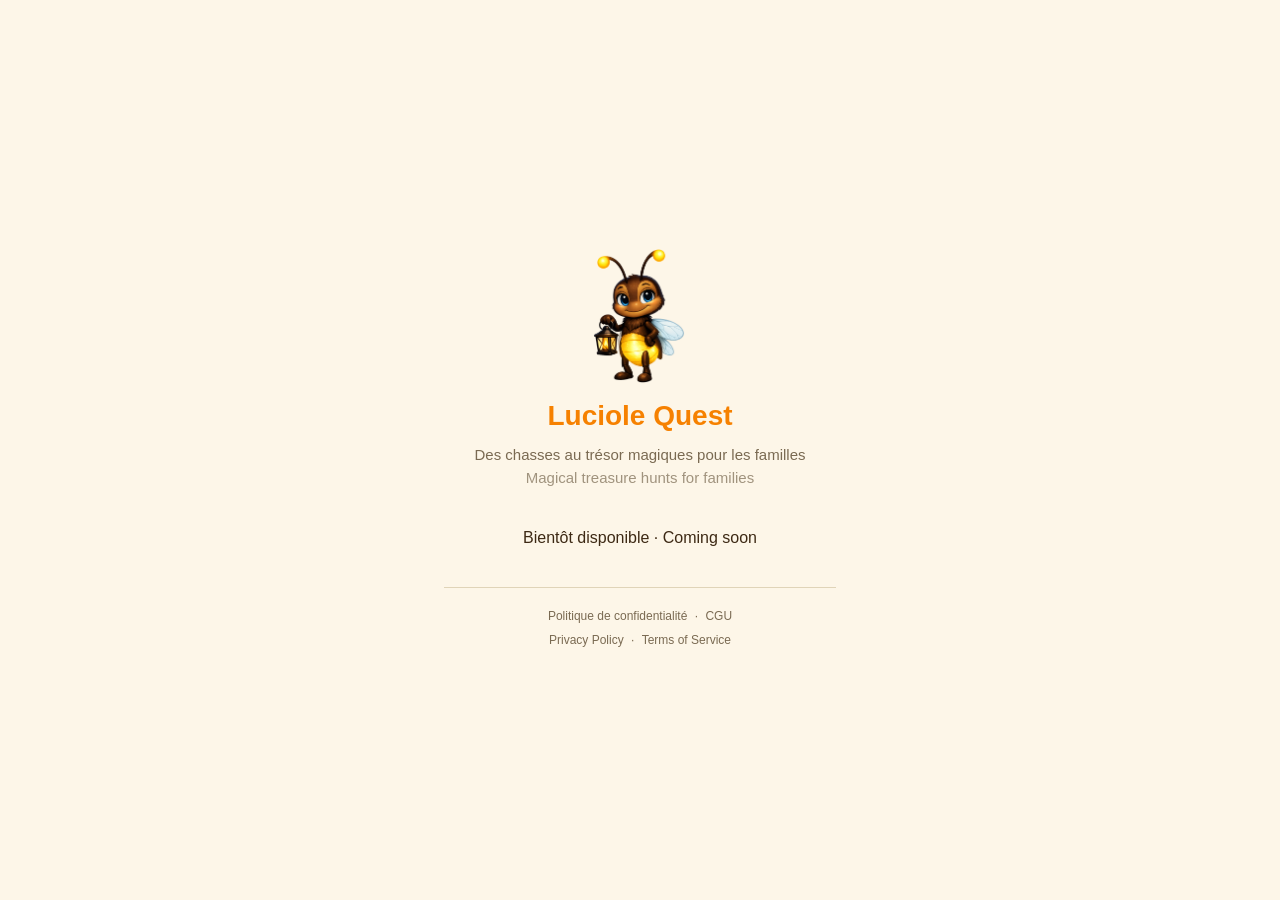
<file: index.html>
<!DOCTYPE html>
<html lang="fr">
<head>
  <meta charset="UTF-8">
  <meta name="viewport" content="width=device-width, initial-scale=1.0">
  <title>Luciole Quest</title>
  <meta name="description" content="Luciole Quest — chasses au trésor magiques pour les familles">
  <link rel="icon" href="assets/mascot.png">
  <link rel="stylesheet" href="style.css">
</head>
<body>
  <main class="container">
    <img src="assets/mascot.png" alt="Lux la luciole" class="mascot">
    <h1>Luciole Quest</h1>
    <p class="tagline">
      Des chasses au trésor magiques pour les familles<br>
      <span style="opacity: 0.7">Magical treasure hunts for families</span>
    </p>
    <p class="coming-soon">Bientôt disponible &middot; Coming soon</p>

    <footer class="site-footer">
      <div class="footer-row">
        <a href="privacy-fr.html">Politique de confidentialité</a> &middot;
        <a href="terms-fr.html">CGU</a>
      </div>
      <div class="footer-row">
        <a href="privacy-en.html">Privacy Policy</a> &middot;
        <a href="terms-en.html">Terms of Service</a>
      </div>
    </footer>
  </main>
</body>
</html>
</file>
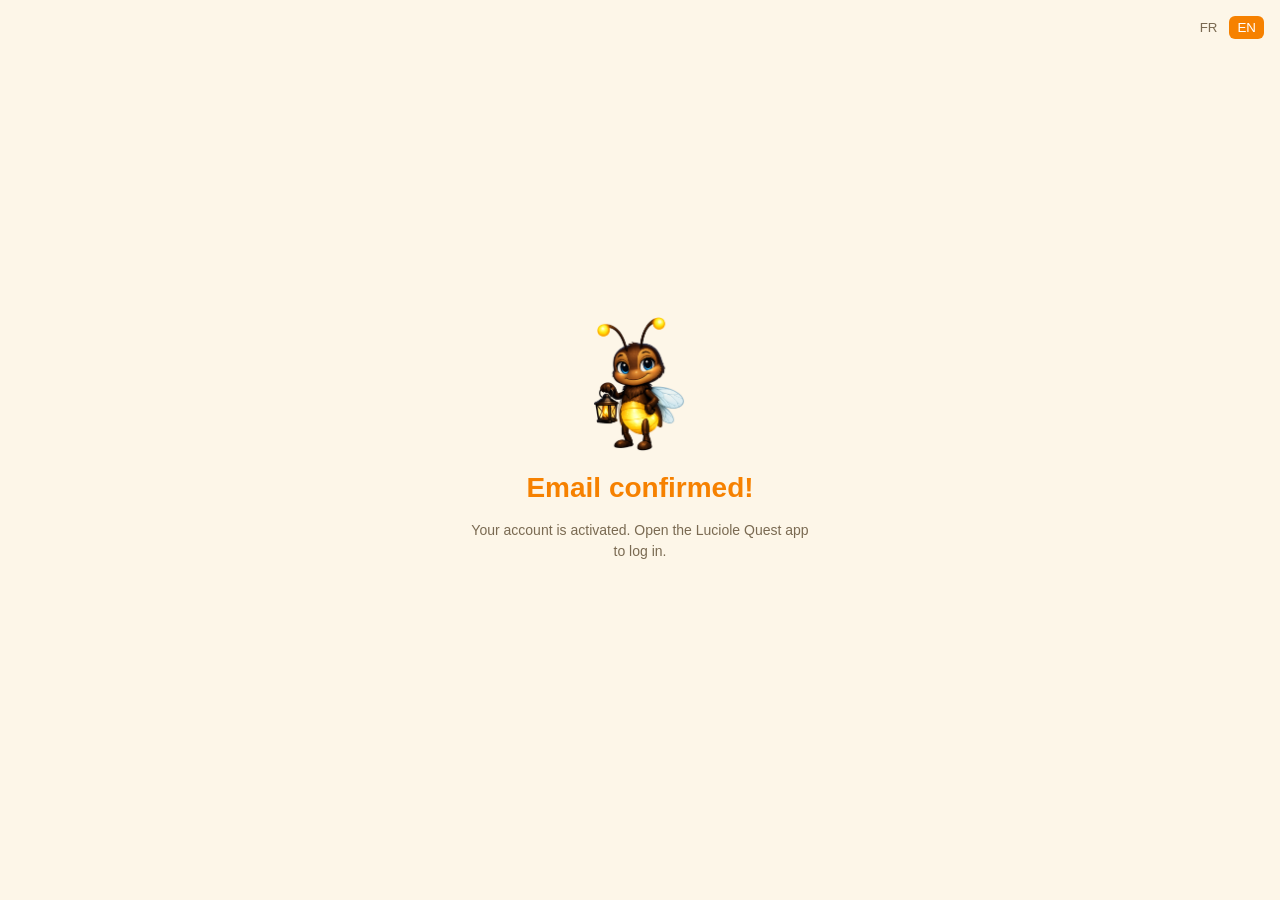
<file: confirm.html>
<!DOCTYPE html>
<html lang="fr">
<head>
  <meta charset="UTF-8">
  <meta name="viewport" content="width=device-width, initial-scale=1.0">
  <title>Luciole Quest — Email confirmed</title>
  <link rel="icon" href="assets/mascot.png">
  <link rel="stylesheet" href="style.css">
</head>
<body>
  <div class="lang-toggle">
    <button id="lang-fr" type="button">FR</button>
    <button id="lang-en" type="button">EN</button>
  </div>

  <main class="container">
    <div class="success-state">
      <img src="assets/mascot.png" alt="Lux" class="mascot">
      <h1 data-i18n="title">Email confirmé !</h1>
      <p class="hint" data-i18n="hint">
        Votre compte est activé. Ouvrez l'application Luciole Quest pour vous connecter.
      </p>
    </div>
  </main>

  <script>
    const I18N = {
      fr: {
        title: 'Email confirmé !',
        hint: "Votre compte est activé. Ouvrez l'application Luciole Quest pour vous connecter.",
      },
      en: {
        title: 'Email confirmed!',
        hint: 'Your account is activated. Open the Luciole Quest app to log in.',
      },
    };

    function applyLang(lang) {
      const dict = I18N[lang] || I18N.en;
      document.documentElement.lang = lang;
      document.querySelectorAll('[data-i18n]').forEach((el) => {
        const key = el.getAttribute('data-i18n');
        if (dict[key]) el.textContent = dict[key];
      });
      document.getElementById('lang-fr').classList.toggle('active', lang === 'fr');
      document.getElementById('lang-en').classList.toggle('active', lang === 'en');
      try { localStorage.setItem('lq-lang', lang); } catch { /* ignore */ }
    }

    const stored = (() => { try { return localStorage.getItem('lq-lang'); } catch { return null; } })();
    const browser = (navigator.language || 'en').slice(0, 2).toLowerCase();
    const initial = stored || (browser === 'fr' ? 'fr' : 'en');
    applyLang(initial);

    document.getElementById('lang-fr').addEventListener('click', () => applyLang('fr'));
    document.getElementById('lang-en').addEventListener('click', () => applyLang('en'));
  </script>
</body>
</html>
</file>
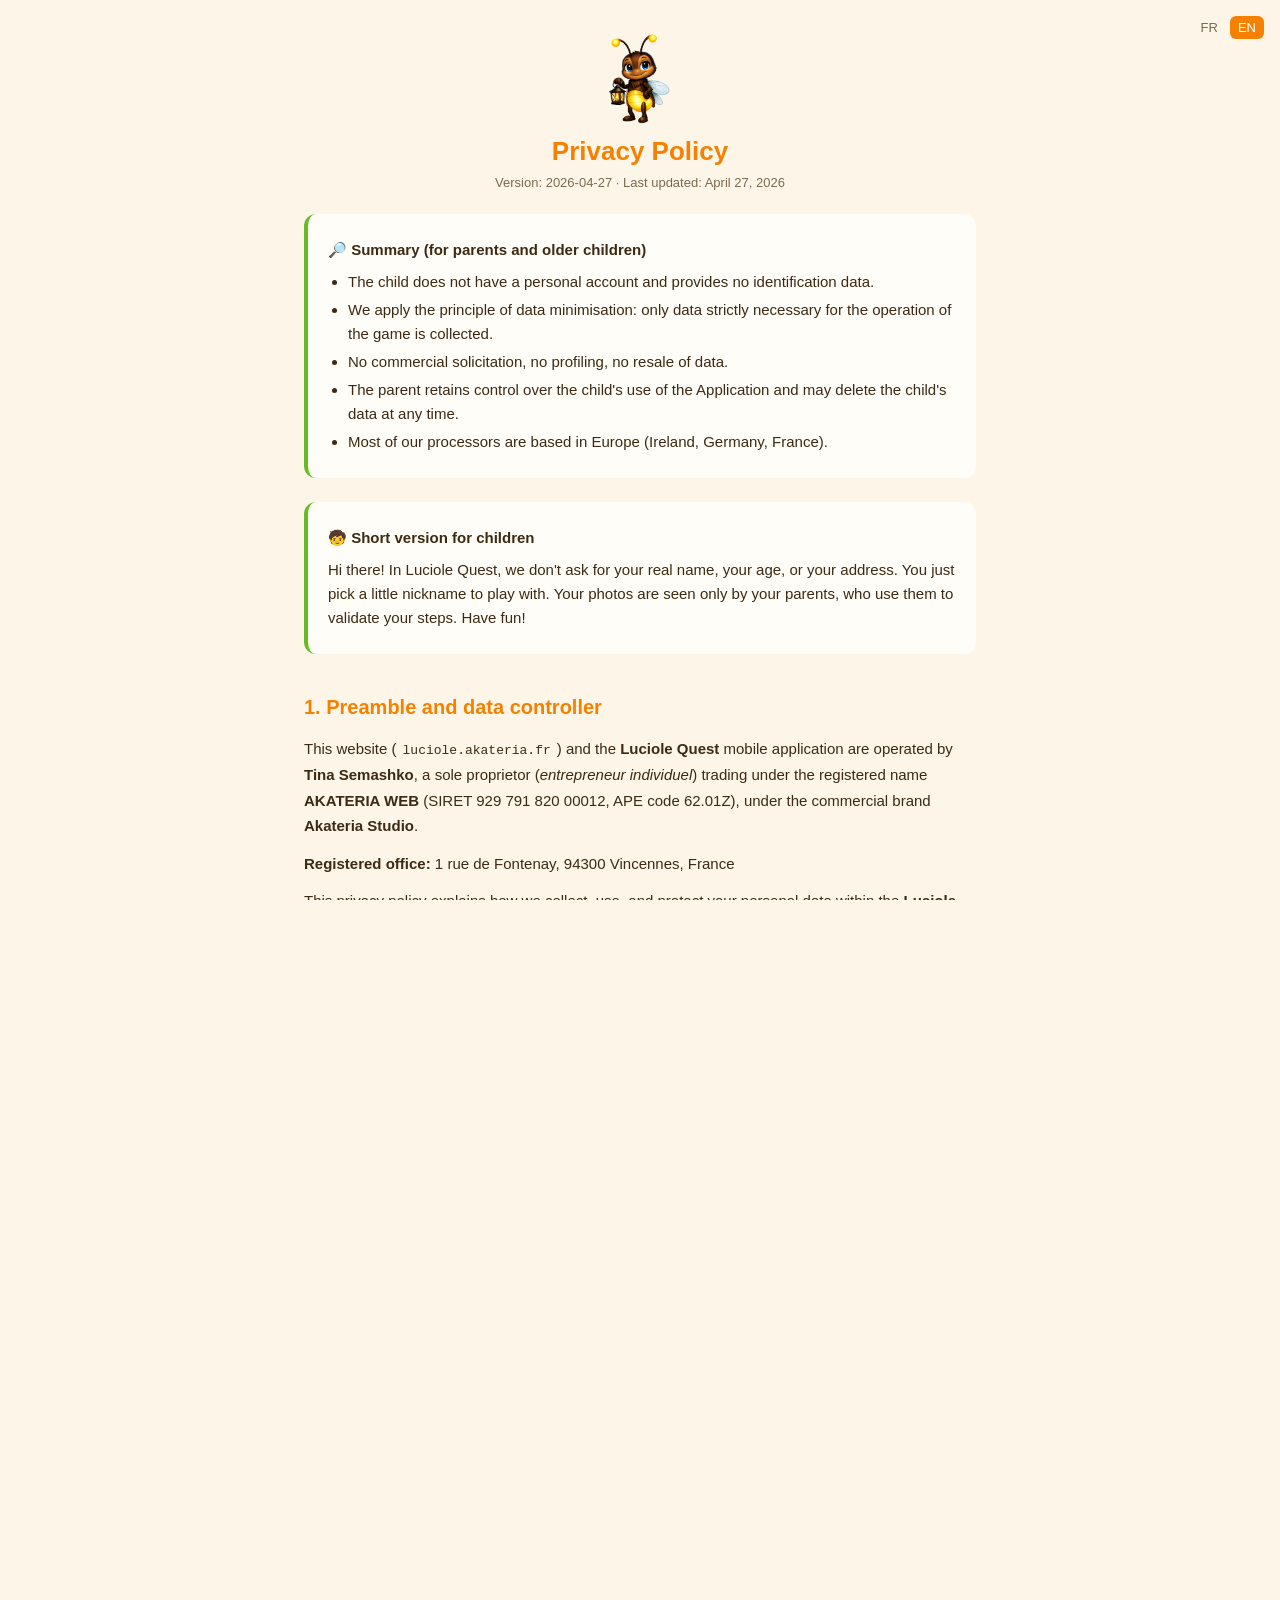
<file: privacy-en.html>
<!DOCTYPE html>
<html lang="en">
<head>
  <meta charset="UTF-8">
  <meta name="viewport" content="width=device-width, initial-scale=1.0">
  <title>Privacy Policy — Luciole Quest</title>
  <meta name="description" content="Privacy Policy of the Luciole Quest application">
  <link rel="icon" href="assets/mascot.png">
  <link rel="stylesheet" href="style.css">
</head>
<body>
  <div class="lang-toggle">
    <a href="privacy-fr.html">FR</a>
    <a href="privacy-en.html" class="active">EN</a>
  </div>

  <main class="legal-container">
    <header class="legal-header">
      <img src="assets/mascot.png" alt="Lux" class="mascot">
      <h1>Privacy Policy</h1>
      <p class="legal-meta">Version: 2026-04-27 &middot; Last updated: April 27, 2026</p>
    </header>

    <aside class="legal-summary">
      <p>🔎 <strong>Summary (for parents and older children)</strong></p>
      <ul>
        <li>The child does not have a personal account and provides no identification data.</li>
        <li>We apply the principle of data minimisation: only data strictly necessary for the operation of the game is collected.</li>
        <li>No commercial solicitation, no profiling, no resale of data.</li>
        <li>The parent retains control over the child's use of the Application and may delete the child's data at any time.</li>
        <li>Most of our processors are based in Europe (Ireland, Germany, France).</li>
      </ul>
    </aside>

    <aside class="legal-summary">
      <p>🧒 <strong>Short version for children</strong></p>
      <p>Hi there! In Luciole Quest, we don't ask for your real name, your age, or your address. You just pick a little nickname to play with. Your photos are seen only by your parents, who use them to validate your steps. Have fun!</p>
    </aside>

    <article class="legal-content">

      <h2>1. Preamble and data controller</h2>

      <p>This website (<code>luciole.akateria.fr</code>) and the <strong>Luciole Quest</strong> mobile application are operated by <strong>Tina Semashko</strong>, a sole proprietor (<em>entrepreneur individuel</em>) trading under the registered name <strong>AKATERIA WEB</strong> (SIRET 929 791 820 00012, APE code 62.01Z), under the commercial brand <strong>Akateria Studio</strong>.</p>

      <p><strong>Registered office:</strong> 1 rue de Fontenay, 94300 Vincennes, France</p>

      <p>This privacy policy explains how we collect, use, and protect your personal data within the <strong>Luciole Quest</strong> application (hereinafter "the Application").</p>

      <p>We comply with the General Data Protection Regulation (GDPR, EU Regulation 2016/679), the French Data Protection Act of 6 January 1978 as amended (<em>Loi Informatique et Libertés</em>), and the recommendations of the French data protection authority (CNIL — <em>Commission Nationale de l'Informatique et des Libertés</em>) regarding applications aimed at children.</p>

      <p>The Application is designed in accordance with the <strong>best interests of the child</strong>, in line with CNIL recommendations and GDPR principles.</p>

      <p>Given the nature and scale of our activity, <strong>we have not appointed a data protection officer (DPO)</strong>, as our activity does not fall under any of the cases requiring mandatory designation set out in Article 37 of the GDPR.</p>

      <p><strong>For any questions concerning your personal data, you can contact us at: <code>contact@akateria.fr</code></strong></p>

      <h2>2. Target audience and how the Application works</h2>

      <p>Luciole Quest is a family treasure hunt application designed for <strong>children aged 5 and over</strong>, who play <strong>under the supervision of a parent or legal guardian</strong>.</p>

      <ul>
        <li>The <strong>parent</strong> (user aged 18 or over) creates an account, sets up treasure hunts (locations, riddles, photos), launches the game, and receives the child's submissions and hint requests.</li>
        <li>The <strong>child</strong> joins the game through a code provided by the parent. The child does not create a personal account and provides no identification data (email, password, etc.). The child only chooses a nickname to display during the game.</li>
      </ul>

      <p>The Application is intended for family use, on the parent's mobile device. The child does not download or use the Application autonomously.</p>

      <p><strong>Account creation is strictly reserved for adults (aged 18 or over).</strong> By signing up, the parent confirms that they are of legal age and acting as the legal representative of the child.</p>

      <p>Providing your email address is necessary to create your account and to perform the service (authentication, password reset). Without it, use of the Application is not possible.</p>

      <h2>3. Personal data collected</h2>

      <h3>3.1 Parent data (authenticated user)</h3>

      <div class="table-wrap">
      <table>
        <thead>
          <tr><th>Data</th><th>Source</th><th>Storage</th></tr>
        </thead>
        <tbody>
          <tr><td>Email address</td><td>Sign-up form</td><td>Supabase (Ireland)</td></tr>
          <tr><td>Password (bcrypt-hashed)</td><td>Sign-up form / password reset</td><td>Supabase (Ireland)</td></tr>
          <tr><td>Authentication metadata (sign-up date, last sign-in, email confirmation)</td><td>Automatically by Supabase Auth</td><td>Supabase (Ireland)</td></tr>
          <tr><td>Treasure hunt content (titles, location descriptions, generated riddles, settings)</td><td>Manual entry by the parent</td><td>Supabase (Ireland)</td></tr>
          <tr><td>Reference photos of locations</td><td>Parent's camera / gallery</td><td>Supabase Storage (Ireland, public access — see §10)</td></tr>
          <tr><td>Pre-recorded hint photos</td><td>Parent's camera / gallery</td><td>Supabase Storage (Ireland, public access — see §10)</td></tr>
          <tr><td>Text of hints sent during a game</td><td>Manual entry during the game</td><td>Supabase (Ireland)</td></tr>
          <tr><td>Rejection comments on the child's photo submissions</td><td>Manual entry during the game</td><td>Supabase (Ireland)</td></tr>
          <tr><td>Team names (race mode)</td><td>Manual entry by the parent</td><td>Supabase (Ireland)</td></tr>
          <tr><td>Interface language preference (FR/EN/RU/UK)</td><td>In-app selection</td><td>Local storage on the device (not synced)</td></tr>
        </tbody>
      </table>
      </div>

      <h3>3.2 Child data (unauthenticated user)</h3>

      <p>The child <strong>provides no identification data</strong> (no email, no password, no date of birth).</p>

      <div class="table-wrap">
      <table>
        <thead>
          <tr><th>Data</th><th>Source</th><th>Storage</th></tr>
        </thead>
        <tbody>
          <tr><td>Nickname (first name or made-up name, free text, max 20 characters)</td><td>Entered by the child or the parent when joining a game</td><td>Supabase (Ireland)</td></tr>
          <tr><td>Validation photos for found locations</td><td>Camera of the mobile device</td><td>Supabase Storage (Ireland, private access — short-lived signed URLs)</td></tr>
          <tr><td>Hint requests and progress within the game</td><td>Child's actions during play</td><td>Supabase (Ireland)</td></tr>
        </tbody>
      </table>
      </div>

      <p>⚠️ <strong>Important note for parents:</strong> the child's nickname is entered by you or your child. We recommend using a nickname rather than the full first name, in order to limit identifying data.</p>

      <h3>3.3 Technical data (collected automatically)</h3>

      <div class="table-wrap">
      <table>
        <thead>
          <tr><th>Data</th><th>Purpose</th><th>Storage</th></tr>
        </thead>
        <tbody>
          <tr><td>Crash reports (stack traces, execution thread before the error)</td><td>Bug fixing</td><td>Sentry (Germany), 30 to 90 days depending on our plan</td></tr>
          <tr><td>IP address, user identifier, locale</td><td>Technical context for crash reports</td><td>Sentry (Germany)</td></tr>
          <tr><td>Structured application logs</td><td>Debugging</td><td>Sentry (Germany)</td></tr>
        </tbody>
      </table>
      </div>

      <h3>3.4 Data processed by our riddle generation service</h3>

      <p>When the parent requests automatic generation of a riddle from the description of a location, <strong>the description text entered by the parent is transmitted to the Mistral AI API</strong> (a French processor based in Paris) in order to produce the riddle.</p>

      <p>⚠️ <strong>If the parent includes the child's first name or personal details in the location description (e.g., "Under Sasha's bed"), this information will be transmitted to Mistral AI</strong> when the riddle is generated. We recommend avoiding the inclusion of identifying personal data in location descriptions.</p>

      <h2>4. Purposes and legal bases for processing</h2>

      <div class="table-wrap">
      <table>
        <thead>
          <tr><th>Data</th><th>Purpose</th><th>Legal basis (GDPR)</th></tr>
        </thead>
        <tbody>
          <tr><td>Parent's email + password</td><td>Authentication, password reset</td><td>Performance of contract (Art. 6.1.b)</td></tr>
          <tr><td>Treasure hunt content (titles, descriptions, riddles, photos)</td><td>Operation of the game</td><td>Performance of contract (Art. 6.1.b)</td></tr>
          <tr><td>Child's nickname</td><td>Display in the game, progress tracking</td><td>Performance of the contract concluded with the parent (Art. 6.1.b) — since the child has no account or direct contractual relationship, processing relies on the contract concluded with the parent and falls within the exercise of parental authority</td></tr>
          <tr><td>Validation photos sent by the child</td><td>Parent's validation of progress</td><td>Performance of the contract concluded with the parent (Art. 6.1.b) — same framework as above</td></tr>
          <tr><td>Location description sent to Mistral AI</td><td>Automatic riddle generation</td><td>Performance of contract (Art. 6.1.b)</td></tr>
          <tr><td>Sentry technical data (crashes, logs)</td><td>Improving the reliability of the Application</td><td>Legitimate interest (Art. 6.1.f) — see details below</td></tr>
        </tbody>
      </table>
      </div>

      <p><strong>Balancing test — legitimate interest (Sentry).</strong> This legitimate interest is balanced against your rights and freedoms: the data collected by Sentry is strictly limited to what is necessary for technical diagnosis (execution traces, technical context, user identifier to link events). No use is made for commercial, marketing, or profiling purposes. You may object to this processing by contacting us (see §11).</p>

      <h2>5. Children's specifics (GDPR Art. 8 + CNIL recommendations)</h2>

      <p>In accordance with Article 8 of the GDPR and the CNIL recommendations for applications aimed at children:</p>

      <ul>
        <li><strong>The child does not create a personal account.</strong> The child accesses the game only through a code provided by their parent.</li>
        <li><strong>No identification data of the child is collected</strong> beyond the nickname they choose for the game (which may be a made-up name).</li>
        <li><strong>The Application does not allow any interaction between the child and third parties.</strong> No public messaging, no social network, no advertising, no in-app purchases are accessible from the child's interface.</li>
        <li><strong>The parent is solely responsible for the content and progress of the game.</strong> Riddles, photos, and hints are created by the parent.</li>
        <li><strong>No data is used for commercial solicitation, profiling, or transmission to third parties for advertising purposes.</strong></li>
        <li><strong>The parent's account is protected</strong> by a password (≥8 characters, complexity required).</li>
        <li><strong>We design the Application taking into account the best interests of the child</strong>, by strictly limiting data collection and excluding any interaction of the child with third parties.</li>
      </ul>

      <p><strong>Framework for processing the child's data.</strong> Since the Application is designed for supervised family use, the processing of the child's data (nickname, validation photos, hint requests) relies on the <strong>performance of the contract concluded with the parent</strong> (Art. 6.1.b GDPR), in compliance with parental authority and the principle of data minimisation. The parent, as the holder of parental authority, oversees the child's use of the Application and authorises us to carry out the processing strictly necessary for the operation of the game. As a parent or legal guardian, you may at any time exercise the child's rights on their behalf (access, deletion — see §11).</p>

      <p><strong>Age verification.</strong> The Application does not implement a technical age-verification mechanism. Account creation is reserved for adults by user declaration during sign-up, consistent with our supervised family use model: the child has no personal account and can only access the game with a code generated by the parent.</p>

      <h2>6. Processors (recipients of the data)</h2>

      <p>To provide the service, we rely on the following processors:</p>

      <div class="table-wrap">
      <table>
        <thead>
          <tr><th>Processor</th><th>Role</th><th>Country / Region</th><th>Compliance</th></tr>
        </thead>
        <tbody>
          <tr><td><strong>Supabase Inc.</strong></td><td>Authentication, database, file storage, edge functions, real-time</td><td>Ireland 🇮🇪 (<code>aws-1-eu-west-1</code> region)</td><td>DPA signed, EU hosting</td></tr>
          <tr><td><strong>Sentry GmbH</strong></td><td>Crash reports, application logs</td><td>Germany 🇩🇪 (<code>de.sentry.io</code> region)</td><td>DPA + integrated standard contractual clauses</td></tr>
          <tr><td><strong>Mistral AI</strong></td><td>Automatic riddle generation (LLM)</td><td>France 🇫🇷 (Paris)</td><td>DPA validated at sign-up. Under the terms of the Mistral platform, data sent through the API is not used to train the models.</td></tr>
          <tr><td><strong>Mailjet (Sinch)</strong></td><td>Sending of transactional emails (password reset, confirmations)</td><td>France 🇫🇷 (servers in Paris)</td><td>DPA signed, EU hosting</td></tr>
          <tr><td><strong>OVHcloud</strong></td><td>Domain name registration, DNS, MX</td><td>France 🇫🇷</td><td>OVH standard DPA</td></tr>
          <tr><td><strong>GitHub Pages (Microsoft Corporation)</strong></td><td>Hosting of the static website <code>luciole.akateria.fr</code> (this policy, web password reset page, files required for Android App Links)</td><td>United States 🇺🇸</td><td>DPA + standard contractual clauses (SCCs) — see §7</td></tr>
        </tbody>
      </table>
      </div>

      <p><strong>None of these processors is authorised to use your data for their own purposes</strong> (advertising, sales, profiling, etc.). They act only on our instructions.</p>

      <h2>7. Data transfers outside the European Union</h2>

      <p>The majority of our processors operate within the European Union. Only one transfer to a third country takes place:</p>

      <ul>
        <li><strong>GitHub Pages (Microsoft Corporation, United States)</strong>: hosts our static website <code>luciole.akateria.fr</code>. No personal data is <strong>intentionally transferred</strong> to GitHub Pages as part of the operation of the Application. However, when the website is visited (this policy, terms of service, password reset page, technical files such as <code>assetlinks.json</code> for Android App Links), certain technical data such as the <strong>visitor's IP address</strong> may be processed by the host according to its own terms.</li>
      </ul>

      <p>The transfer to GitHub/Microsoft is governed by the <strong>standard contractual clauses</strong> adopted by the European Commission (Implementing Decision <strong>2021/914</strong> of 4 June 2021), as well as Microsoft Corporation's commitment under the <strong>EU-U.S. Data Privacy Framework (DPF)</strong>.</p>

      <h2>8. Retention period</h2>

      <div class="table-wrap">
      <table>
        <thead>
          <tr><th>Data</th><th>Retention period</th></tr>
        </thead>
        <tbody>
          <tr><td>Parent account (email, password, profile)</td><td>Until the parent deletes the account</td></tr>
          <tr><td>Treasure hunt content (titles, locations, riddles, parent photos)</td><td>Until manual deletion or account deletion</td></tr>
          <tr><td>Children's photos (validation submissions)</td><td>Until the game is deleted or the parent's account is deleted</td></tr>
          <tr><td>Child nickname and progress data</td><td>Until the game is deleted or the parent's account is deleted</td></tr>
          <tr><td>Sentry crash reports</td><td>30 to 90 days depending on our current plan (automatic rotation by Sentry)</td></tr>
          <tr><td>Mailjet email delivery logs</td><td>Approximately 30 days (automatic rotation by Mailjet)</td></tr>
          <tr><td>Supabase backups</td><td>No automated backups under our current plan; in the case of a manual backup, maximum duration of 30 days</td></tr>
        </tbody>
      </table>
      </div>

      <p><strong>Deletion period upon request.</strong> When you request the deletion of your account, all associated data is irreversibly deleted <strong>within a maximum of 30 days</strong> from the receipt of your request. This period includes deletion from any manual backups.</p>

      <p><strong>Exceptional deletion.</strong> In accordance with §10.2 of our <a href="terms-en.html">Terms of Service</a>, the Publisher may delete an Account and its associated data in exceptional circumstances (major security incidents, technical necessity related to maintenance or evolution of the Service). Where possible, you will be notified by email at least 30 days before actual deletion.</p>

      <h2>9. Data security</h2>

      <p>We implement the following technical and organisational measures:</p>

      <ul>
        <li><strong>Encryption in transit</strong>: all communications with our servers (Supabase, Sentry, Mistral, Mailjet) use HTTPS/TLS.</li>
        <li><strong>Passwords</strong>: stored in hashed form (bcrypt) by Supabase. We never have access to passwords in plain text.</li>
        <li><strong>Database access control</strong>: Supabase's row-level security (RLS) rules ensure that a parent only accesses their own data.</li>
        <li><strong>Children's photos</strong>: stored in a private bucket, accessible only via short-lived signed URLs (1 hour) generated for the parent who owns the hunt.</li>
        <li><strong>Email authentication</strong>: emails we send are cryptographically signed (DKIM, DMARC, SPF) to prevent spoofing.</li>
      </ul>

      <h2>10. Photos uploaded by parents</h2>

      <p><strong>Important information.</strong> The photos that you (the parent) upload <strong>as location references or as hints</strong> (to be distinguished from the validation photos sent by the child) are stored in a space where read access is not protected by authentication. These photos are not indexed by search engines and are accessible to third parties only <strong>through the use of complex unique identifiers (UUIDs) that are non-guessable and not publicly referenced</strong>. In practice, accidental discovery is extremely improbable.</p>

      <p><strong>Residual risk.</strong> If the exact URL of a photo were to be disclosed (e.g., shared screenshot, video capture, link sent through messaging), anyone in possession of that URL could access it. There is therefore a <strong>residual risk of uncontrolled dissemination</strong> which we wish to bring to your attention.</p>

      <p><strong>Recommendation.</strong> We recommend that you avoid including in these photos any identifiable children, faces, documents, addresses, or other personal information that you would not want to be potentially disclosed.</p>

      <p><strong>Safeguard in the interface.</strong> The Application displays a clear warning under each photo upload button used by the parent, recalling this limitation and inviting caution.</p>

      <p><strong>Validation photos sent by the child.</strong> Photos uploaded by the child during a game (validation of found locations) <strong>are not subject</strong> to this limitation: they are stored in a private space, accessible only by the parent who owns the hunt, through short-lived signed URLs (1 hour).</p>

      <p><strong>Planned improvement.</strong> This limitation is due to the technical need to make hint photos visible to the child (who is not authenticated). An improvement to the protection of parent photos is planned in a future version of the Application.</p>

      <h2>11. Your rights</h2>

      <p>In accordance with the GDPR and the French Data Protection Act of 6 January 1978 as amended, you have the following rights regarding your personal data and that of your child:</p>

      <ul>
        <li><strong>Right of access</strong> (Art. 15 GDPR): obtain a copy of the data we hold about you and your child.</li>
        <li><strong>Right of rectification</strong> (Art. 16 GDPR): correct inaccurate data (e.g., your email address).</li>
        <li><strong>Right to erasure / right to be forgotten</strong> (Art. 17 GDPR): delete your account and all associated data.</li>
        <li><strong>Right to restriction of processing</strong> (Art. 18 GDPR): temporarily suspend the processing of certain data.</li>
        <li><strong>Right to data portability</strong> (Art. 20 GDPR): receive your data in a structured, machine-readable format. This right applies only to data that you have actively provided to us and that is processed by automated means.</li>
        <li><strong>Right to object</strong> (Art. 21 GDPR): object to certain processing based on legitimate interest (in particular Sentry).</li>
        <li><strong>Right to withdraw consent</strong>: at any time, without affecting the lawfulness of prior processing.</li>
        <li><strong>Post-mortem directives</strong> (article 85 of the French Data Protection Act): you have the right to define directives concerning the fate of your personal data after your death, under the conditions provided by law. For any question concerning the exercise of this right, you may contact us at <code>contact@akateria.fr</code>.</li>
      </ul>

      <p><strong>To exercise these rights, contact us at <code>contact@akateria.fr</code></strong> from the email address associated with your account. We will respond within a maximum of <strong>one month</strong> from the receipt of your request, extendable by two months in the case of a complex or numerous request (with prior notice).</p>

      <p><strong>Identity verification.</strong> To protect the confidentiality of your account, we may ask you for proof of identity before processing your request, particularly in case of doubt about its origin.</p>

      <p><strong>Right to lodge a complaint with the CNIL.</strong> If you consider that your rights are not being respected, you can lodge a complaint with the French data protection authority (CNIL): <a href="https://www.cnil.fr/fr/plaintes" target="_blank" rel="noopener">https://www.cnil.fr/fr/plaintes</a></p>

      <h2>12. Cookies and local storage</h2>

      <p>The Application <strong>does not use cookies</strong> (it is native, not web-based).</p>

      <p>On your device, the Application stores locally:</p>
      <ul>
        <li>Your <strong>authentication session</strong> (encrypted token, managed by Supabase, valid until logout)</li>
        <li>Your <strong>interface language preference</strong> (FR/EN/RU/UK)</li>
      </ul>

      <p>None of this data is shared with third parties. It is erased when you uninstall the Application.</p>

      <p>The website <code>luciole.akateria.fr</code> (password reset page) uses only the browser's <code>localStorage</code> to remember the chosen language. No cookies are set.</p>

      <h2>13. Changes to this policy</h2>

      <p>This privacy policy may be modified to reflect legal or technical developments.</p>

      <ul>
        <li>Any modification will be published on this page, with an update of the date at the top of the document.</li>
        <li><strong>Substantial</strong> modifications (new type of data collected, new processor, change of purpose) <strong>will require your acceptance</strong> within the application at the next launch.</li>
      </ul>

      <p>The current version is dated <strong>April 27, 2026</strong>.</p>

      <h2>14. Contact</h2>

      <p>For any question, to exercise your rights, or to lodge a complaint:</p>

      <ul>
        <li><strong>Email:</strong> <code>contact@akateria.fr</code></li>
        <li><strong>Data controller:</strong> Tina Semashko, sole proprietor (<em>entrepreneur individuel</em>)</li>
        <li><strong>Trading name:</strong> AKATERIA WEB</li>
        <li><strong>SIRET:</strong> 929 791 820 00012</li>
        <li><strong>APE code:</strong> 62.01Z (Computer programming)</li>
        <li><strong>Registered office:</strong> 1 rue de Fontenay, 94300 Vincennes, France</li>
        <li><strong>DPO:</strong> not appointed (see §1)</li>
      </ul>

      <p>You may also lodge a complaint with the CNIL: <a href="https://www.cnil.fr/fr/plaintes" target="_blank" rel="noopener">https://www.cnil.fr/fr/plaintes</a></p>

    </article>

    <footer class="legal-footer">
      <a href="terms-en.html">Terms of Service</a> &middot;
      <a href="/">Home</a>
    </footer>
  </main>
</body>
</html>
</file>
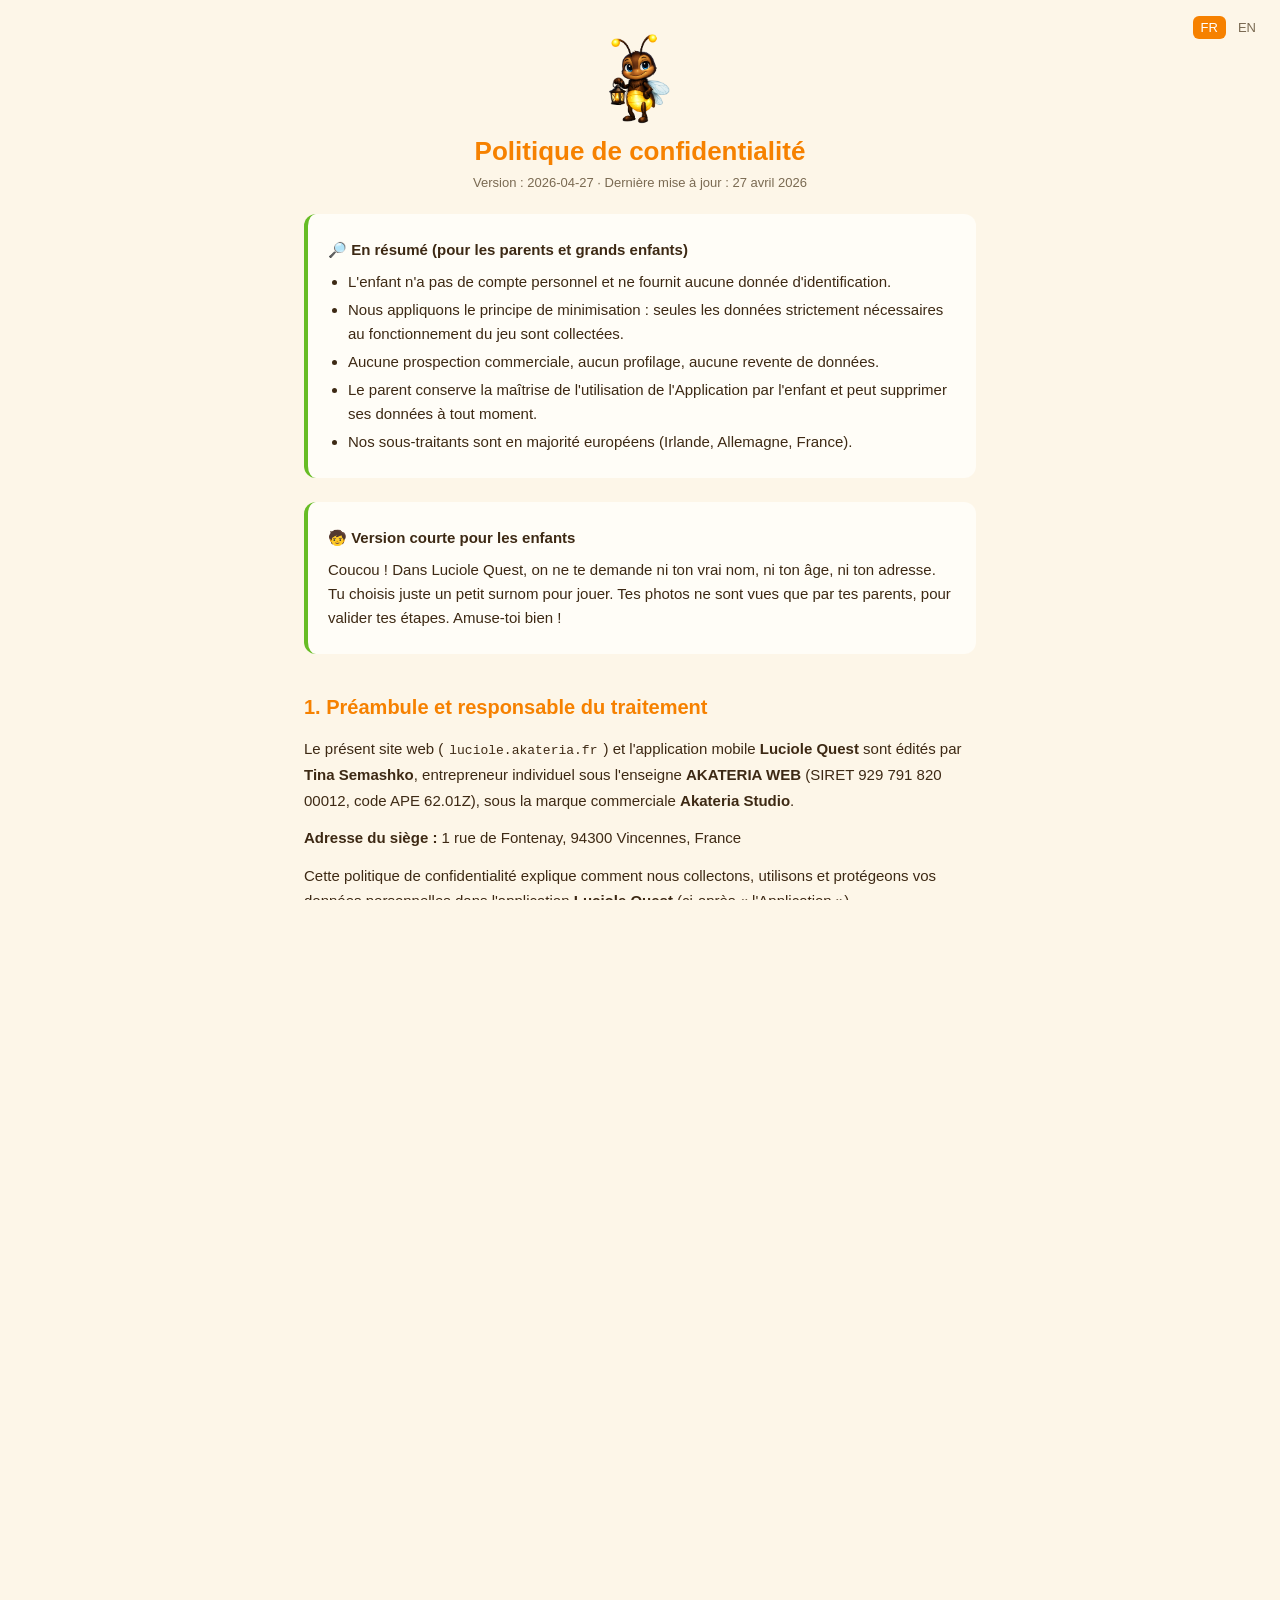
<file: privacy-fr.html>
<!DOCTYPE html>
<html lang="fr">
<head>
  <meta charset="UTF-8">
  <meta name="viewport" content="width=device-width, initial-scale=1.0">
  <title>Politique de confidentialité — Luciole Quest</title>
  <meta name="description" content="Politique de confidentialité de l'application Luciole Quest">
  <link rel="icon" href="assets/mascot.png">
  <link rel="stylesheet" href="style.css">
</head>
<body>
  <div class="lang-toggle">
    <a href="privacy-fr.html" class="active">FR</a>
    <a href="privacy-en.html">EN</a>
  </div>

  <main class="legal-container">
    <header class="legal-header">
      <img src="assets/mascot.png" alt="Lux" class="mascot">
      <h1>Politique de confidentialité</h1>
      <p class="legal-meta">Version : 2026-04-27 &middot; Dernière mise à jour : 27 avril 2026</p>
    </header>

    <aside class="legal-summary">
      <p>🔎 <strong>En résumé (pour les parents et grands enfants)</strong></p>
      <ul>
        <li>L'enfant n'a pas de compte personnel et ne fournit aucune donnée d'identification.</li>
        <li>Nous appliquons le principe de minimisation : seules les données strictement nécessaires au fonctionnement du jeu sont collectées.</li>
        <li>Aucune prospection commerciale, aucun profilage, aucune revente de données.</li>
        <li>Le parent conserve la maîtrise de l'utilisation de l'Application par l'enfant et peut supprimer ses données à tout moment.</li>
        <li>Nos sous-traitants sont en majorité européens (Irlande, Allemagne, France).</li>
      </ul>
    </aside>

    <aside class="legal-summary">
      <p>🧒 <strong>Version courte pour les enfants</strong></p>
      <p>Coucou ! Dans Luciole Quest, on ne te demande ni ton vrai nom, ni ton âge, ni ton adresse. Tu choisis juste un petit surnom pour jouer. Tes photos ne sont vues que par tes parents, pour valider tes étapes. Amuse-toi bien !</p>
    </aside>

    <article class="legal-content">

      <h2>1. Préambule et responsable du traitement</h2>

      <p>Le présent site web (<code>luciole.akateria.fr</code>) et l'application mobile <strong>Luciole Quest</strong> sont édités par <strong>Tina Semashko</strong>, entrepreneur individuel sous l'enseigne <strong>AKATERIA WEB</strong> (SIRET 929 791 820 00012, code APE 62.01Z), sous la marque commerciale <strong>Akateria Studio</strong>.</p>

      <p><strong>Adresse du siège :</strong> 1 rue de Fontenay, 94300 Vincennes, France</p>

      <p>Cette politique de confidentialité explique comment nous collectons, utilisons et protégeons vos données personnelles dans l'application <strong>Luciole Quest</strong> (ci-après « l'Application »).</p>

      <p>Nous respectons le Règlement Général sur la Protection des Données (RGPD, Règlement UE 2016/679), la loi française n° 78-17 du 6 janvier 1978 modifiée (« Informatique et Libertés »), ainsi que les recommandations de la Commission Nationale de l'Informatique et des Libertés (CNIL) pour les applications destinées aux enfants.</p>

      <p>L'Application est conçue dans le respect de <strong>l'intérêt supérieur de l'enfant</strong>, conformément aux recommandations de la CNIL et aux principes du RGPD.</p>

      <p>Compte tenu de la nature et de l'échelle de notre activité, <strong>nous n'avons pas désigné de délégué à la protection des données (DPO)</strong>, notre activité ne relevant d'aucun des cas de désignation obligatoire prévus à l'article 37 du RGPD.</p>

      <p><strong>Pour toute question relative à vos données personnelles, vous pouvez nous contacter à : <code>contact@akateria.fr</code></strong></p>

      <h2>2. Public visé et fonctionnement de l'Application</h2>

      <p>Luciole Quest est une application de chasse au trésor familiale conçue pour des <strong>enfants à partir de 5 ans</strong>, jouant <strong>sous la supervision d'un parent ou tuteur légal</strong>.</p>

      <ul>
        <li>Le <strong>parent</strong> (utilisateur âgé de 18 ans ou plus) crée un compte, configure les chasses au trésor (lieux, énigmes, photos), lance la partie, et reçoit les soumissions et demandes d'indices de l'enfant.</li>
        <li>L'<strong>enfant</strong> rejoint la partie via un code fourni par le parent. Il ne crée pas de compte personnel et ne fournit aucune donnée d'identification (email, mot de passe, etc.). Il choisit uniquement un pseudonyme pour s'afficher dans le jeu.</li>
      </ul>

      <p>L'application est destinée à un usage en famille, sur l'appareil mobile du parent. L'enfant ne télécharge ni n'utilise l'application de manière autonome.</p>

      <p><strong>La création de compte est strictement réservée aux personnes majeures (18 ans ou plus).</strong> En s'inscrivant, le parent atteste être majeur et agir en qualité de représentant légal de l'enfant.</p>

      <p>La fourniture de votre adresse email est nécessaire à la création de votre compte et à l'exécution du service (authentification, réinitialisation de mot de passe). À défaut, l'utilisation de l'Application n'est pas possible.</p>

      <h2>3. Données personnelles collectées</h2>

      <h3>3.1 Données du parent (utilisateur authentifié)</h3>

      <div class="table-wrap">
      <table>
        <thead>
          <tr><th>Donnée</th><th>Source</th><th>Stockage</th></tr>
        </thead>
        <tbody>
          <tr><td>Adresse email</td><td>Formulaire d'inscription</td><td>Supabase (Irlande)</td></tr>
          <tr><td>Mot de passe (haché en bcrypt)</td><td>Formulaire d'inscription / réinitialisation</td><td>Supabase (Irlande)</td></tr>
          <tr><td>Métadonnées d'authentification (date d'inscription, dernière connexion, confirmation email)</td><td>Automatique par Supabase Auth</td><td>Supabase (Irlande)</td></tr>
          <tr><td>Contenu des chasses au trésor (titres, descriptions de lieux, énigmes générées, paramètres)</td><td>Saisie manuelle par le parent</td><td>Supabase (Irlande)</td></tr>
          <tr><td>Photos de référence des lieux</td><td>Appareil photo / galerie du parent</td><td>Supabase Storage (Irlande, accès public — voir §10)</td></tr>
          <tr><td>Photos d'indices pré-enregistrées</td><td>Appareil photo / galerie du parent</td><td>Supabase Storage (Irlande, accès public — voir §10)</td></tr>
          <tr><td>Texte des indices envoyés en cours de partie</td><td>Saisie manuelle pendant la partie</td><td>Supabase (Irlande)</td></tr>
          <tr><td>Commentaires de rejet sur les soumissions photo de l'enfant</td><td>Saisie manuelle pendant la partie</td><td>Supabase (Irlande)</td></tr>
          <tr><td>Nom des équipes (mode course)</td><td>Saisie manuelle par le parent</td><td>Supabase (Irlande)</td></tr>
          <tr><td>Préférence de langue d'interface (FR/EN/RU/UK)</td><td>Sélection dans l'application</td><td>Stockage local sur l'appareil (non synchronisé)</td></tr>
        </tbody>
      </table>
      </div>

      <h3>3.2 Données de l'enfant (utilisateur non authentifié)</h3>

      <p>L'enfant <strong>ne fournit aucune donnée d'identification</strong> (pas d'email, pas de mot de passe, pas de date de naissance).</p>

      <div class="table-wrap">
      <table>
        <thead>
          <tr><th>Donnée</th><th>Source</th><th>Stockage</th></tr>
        </thead>
        <tbody>
          <tr><td>Pseudonyme (prénom ou surnom, libre, max 20 caractères)</td><td>Saisie par l'enfant ou le parent au moment de rejoindre une partie</td><td>Supabase (Irlande)</td></tr>
          <tr><td>Photos de validation des lieux trouvés</td><td>Appareil photo de l'appareil mobile</td><td>Supabase Storage (Irlande, accès privé — URLs signées de courte durée)</td></tr>
          <tr><td>Demandes d'indices et progression dans la partie</td><td>Action de l'enfant en cours de jeu</td><td>Supabase (Irlande)</td></tr>
        </tbody>
      </table>
      </div>

      <p>⚠️ <strong>Attention parents :</strong> le pseudonyme de l'enfant est saisi par vous ou votre enfant. Nous vous recommandons d'utiliser un surnom plutôt que le prénom complet pour limiter les données identifiantes.</p>

      <h3>3.3 Données techniques (collectées automatiquement)</h3>

      <div class="table-wrap">
      <table>
        <thead>
          <tr><th>Donnée</th><th>Finalité</th><th>Stockage</th></tr>
        </thead>
        <tbody>
          <tr><td>Rapports de plantage (stack traces, fil d'exécution avant l'erreur)</td><td>Correction de bugs</td><td>Sentry (Allemagne), 30 à 90 jours selon notre formule</td></tr>
          <tr><td>Adresse IP, identifiant utilisateur, locale</td><td>Contexte technique des plantages</td><td>Sentry (Allemagne)</td></tr>
          <tr><td>Logs structurés de l'application</td><td>Débogage</td><td>Sentry (Allemagne)</td></tr>
        </tbody>
      </table>
      </div>

      <h3>3.4 Données traitées par notre service de génération d'énigmes</h3>

      <p>Lorsque le parent demande la génération automatique d'une énigme à partir de la description d'un lieu, <strong>le texte de description saisi par le parent est transmis à l'API Mistral AI</strong> (sous-traitant français basé à Paris) pour produire l'énigme.</p>

      <p>⚠️ <strong>Si le parent inclut le prénom de l'enfant ou des détails personnels dans la description du lieu (ex. : « Sous le lit de Sasha »), ces informations seront transmises à Mistral AI</strong> au moment de la génération. Nous recommandons d'éviter d'inclure des données personnelles identifiantes dans les descriptions de lieux.</p>

      <h2>4. Finalités et bases légales du traitement</h2>

      <div class="table-wrap">
      <table>
        <thead>
          <tr><th>Donnée</th><th>Finalité</th><th>Base légale (RGPD)</th></tr>
        </thead>
        <tbody>
          <tr><td>Email + mot de passe du parent</td><td>Authentification, réinitialisation de mot de passe</td><td>Exécution du contrat (Art. 6.1.b)</td></tr>
          <tr><td>Contenu des chasses (titres, descriptions, énigmes, photos)</td><td>Fonctionnement du jeu</td><td>Exécution du contrat (Art. 6.1.b)</td></tr>
          <tr><td>Pseudonyme de l'enfant</td><td>Affichage dans le jeu, suivi de la progression</td><td>Exécution du contrat conclu avec le parent (Art. 6.1.b) — l'enfant ne disposant pas de compte ni de relation contractuelle directe, le traitement repose sur le contrat parent et s'inscrit dans l'exercice de l'autorité parentale</td></tr>
          <tr><td>Photos de validation envoyées par l'enfant</td><td>Validation par le parent de la progression</td><td>Exécution du contrat conclu avec le parent (Art. 6.1.b) — même cadre que ci-dessus</td></tr>
          <tr><td>Description de lieu transmise à Mistral AI</td><td>Génération automatique d'énigmes</td><td>Exécution du contrat (Art. 6.1.b)</td></tr>
          <tr><td>Données techniques Sentry (plantages, logs)</td><td>Amélioration de la fiabilité de l'application</td><td>Intérêt légitime (Art. 6.1.f) — voir détail ci-dessous</td></tr>
        </tbody>
      </table>
      </div>

      <p><strong>Test de mise en balance — intérêt légitime (Sentry).</strong> Cet intérêt légitime est mis en balance avec vos droits et libertés : les données collectées par Sentry sont strictement limitées à ce qui est nécessaire au diagnostic technique (traces d'exécution, contexte technique, identifiant utilisateur pour relier les événements). Aucune utilisation à des fins commerciales, marketing ou de profilage n'est faite. Vous pouvez vous opposer à ce traitement en nous contactant (voir §11).</p>

      <h2>5. Spécificités enfants (RGPD Art. 8 + recommandations CNIL)</h2>

      <p>Conformément à l'article 8 du RGPD et aux recommandations de la CNIL pour les applications destinées aux enfants :</p>

      <ul>
        <li><strong>L'enfant ne crée pas de compte personnel.</strong> Il accède au jeu uniquement via un code fourni par son parent.</li>
        <li><strong>Aucune donnée d'identification de l'enfant n'est collectée</strong> au-delà du pseudonyme qu'il choisit pour le jeu (et qui peut être un surnom inventé).</li>
        <li><strong>L'Application ne permet aucune interaction de l'enfant avec des tiers.</strong> Aucune messagerie publique, aucun réseau social, aucune publicité, aucun achat intégré ne sont accessibles depuis l'interface enfant.</li>
        <li><strong>Le parent est seul responsable du contenu et du déroulement de la partie.</strong> Les énigmes, photos et indices sont créés par lui.</li>
        <li><strong>Aucune donnée n'est utilisée à des fins de prospection commerciale, de profilage ni de transmission à des tiers à des fins publicitaires.</strong></li>
        <li><strong>Le compte parent est protégé</strong> par mot de passe (≥8 caractères, complexité requise).</li>
        <li><strong>Nous concevons l'Application en tenant compte de l'intérêt supérieur de l'enfant</strong>, en limitant strictement la collecte de données et en écartant toute interaction de l'enfant avec des tiers.</li>
      </ul>

      <p><strong>Cadre du traitement des données de l'enfant.</strong> L'Application étant conçue pour un usage familial supervisé, les traitements portant sur les données de l'enfant (pseudonyme, photos de validation, demandes d'indices) reposent sur l'<strong>exécution du contrat conclu avec le parent</strong> (Art. 6.1.b RGPD), dans le respect de l'autorité parentale et du principe de minimisation. Le parent, en tant que titulaire de l'autorité parentale, encadre l'usage de l'Application par l'enfant et nous autorise à mettre en œuvre les traitements strictement nécessaires au fonctionnement du jeu. En tant que parent ou tuteur légal, vous pouvez à tout moment exercer les droits de l'enfant en son nom (accès, suppression — voir §11).</p>

      <p><strong>Vérification de l'âge.</strong> L'Application ne met pas en œuvre de mécanisme technique de vérification de l'âge. La création de compte est réservée aux personnes majeures par déclaration de l'utilisateur lors de l'inscription, en cohérence avec notre modèle d'usage familial supervisé : l'enfant n'a pas de compte personnel et ne peut accéder au jeu qu'avec un code généré par le parent.</p>

      <h2>6. Sous-traitants (destinataires des données)</h2>

      <p>Pour fournir le service, nous faisons appel aux sous-traitants suivants :</p>

      <div class="table-wrap">
      <table>
        <thead>
          <tr><th>Sous-traitant</th><th>Rôle</th><th>Pays / Région</th><th>Conformité</th></tr>
        </thead>
        <tbody>
          <tr><td><strong>Supabase Inc.</strong></td><td>Authentification, base de données, stockage de fichiers, fonctions edge, temps réel</td><td>Irlande 🇮🇪 (région <code>aws-1-eu-west-1</code>)</td><td>DPA signé, hébergement UE</td></tr>
          <tr><td><strong>Sentry GmbH</strong></td><td>Rapports de plantages, journaux applicatifs</td><td>Allemagne 🇩🇪 (région <code>de.sentry.io</code>)</td><td>DPA + clauses contractuelles types intégrées</td></tr>
          <tr><td><strong>Mistral AI</strong></td><td>Génération automatique d'énigmes (LLM)</td><td>France 🇫🇷 (Paris)</td><td>DPA validé à l'inscription. Selon les conditions de la plateforme Mistral, les données envoyées via l'API ne sont pas utilisées pour l'entraînement des modèles.</td></tr>
          <tr><td><strong>Mailjet (Sinch)</strong></td><td>Envoi d'emails transactionnels (réinitialisation de mot de passe, confirmations)</td><td>France 🇫🇷 (serveurs à Paris)</td><td>DPA signé, hébergement UE</td></tr>
          <tr><td><strong>OVHcloud</strong></td><td>Enregistrement du nom de domaine, DNS, MX</td><td>France 🇫🇷</td><td>DPA standard OVH</td></tr>
          <tr><td><strong>GitHub Pages (Microsoft Corporation)</strong></td><td>Hébergement du site statique <code>luciole.akateria.fr</code> (présente politique, page de réinitialisation web, fichiers nécessaires aux Android App Links)</td><td>États-Unis 🇺🇸</td><td>DPA + clauses contractuelles types (SCC) — voir §7</td></tr>
        </tbody>
      </table>
      </div>

      <p><strong>Aucun de ces sous-traitants n'est autorisé à utiliser vos données pour des finalités propres</strong> (publicité, ventes, profilage, etc.). Ils agissent uniquement sur nos instructions.</p>

      <h2>7. Transferts de données hors Union Européenne</h2>

      <p>La majorité de nos sous-traitants opèrent dans l'Union Européenne. Un seul transfert vers un pays tiers a lieu :</p>

      <ul>
        <li><strong>GitHub Pages (Microsoft Corporation, États-Unis)</strong> : héberge notre site web statique <code>luciole.akateria.fr</code>. Aucune donnée personnelle n'est <strong>intentionnellement transférée</strong> vers GitHub Pages dans le cadre du fonctionnement de l'Application. Toutefois, lors de la consultation du site web (présente politique, conditions d'utilisation, page de réinitialisation de mot de passe, fichiers techniques <code>assetlinks.json</code> pour les liens d'application Android), certaines données techniques telles que l'<strong>adresse IP du visiteur</strong> peuvent être traitées par l'hébergeur conformément à ses propres conditions.</li>
      </ul>

      <p>Le transfert vers GitHub/Microsoft est encadré par les <strong>clauses contractuelles types</strong> adoptées par la Commission Européenne (décision d'exécution <strong>2021/914</strong> du 4 juin 2021), ainsi que par l'engagement de Microsoft Corporation auprès du <strong>Data Privacy Framework (DPF) UE-États-Unis</strong>.</p>

      <h2>8. Durée de conservation</h2>

      <div class="table-wrap">
      <table>
        <thead>
          <tr><th>Donnée</th><th>Durée de conservation</th></tr>
        </thead>
        <tbody>
          <tr><td>Compte parent (email, mot de passe, profil)</td><td>Jusqu'à la suppression du compte par le parent</td></tr>
          <tr><td>Contenu des chasses (titres, lieux, énigmes, photos parent)</td><td>Jusqu'à suppression manuelle ou suppression du compte</td></tr>
          <tr><td>Photos d'enfants (soumissions de validation)</td><td>Jusqu'à suppression de la partie ou suppression du compte parent</td></tr>
          <tr><td>Données de pseudonyme et de progression de l'enfant</td><td>Jusqu'à suppression de la partie ou suppression du compte parent</td></tr>
          <tr><td>Rapports de plantage Sentry</td><td>30 à 90 jours selon notre formule en cours (rotation automatique par Sentry)</td></tr>
          <tr><td>Logs d'envoi d'emails Mailjet</td><td>30 jours environ (rotation automatique par Mailjet)</td></tr>
          <tr><td>Sauvegardes Supabase</td><td>Aucune sauvegarde automatisée sur notre formule actuelle ; en cas de sauvegarde manuelle, durée maximale de 30 jours</td></tr>
        </tbody>
      </table>
      </div>

      <p><strong>Délai de suppression sur demande.</strong> Lorsque vous demandez la suppression de votre compte, l'ensemble des données associées est supprimé de manière irréversible <strong>dans un délai maximum de 30 jours</strong> à compter de la réception de votre demande. Ce délai inclut la suppression dans les éventuelles sauvegardes manuelles.</p>

      <p><strong>Suppression exceptionnelle.</strong> Conformément au §10.2 de nos <a href="terms-fr.html">Conditions Générales d'Utilisation</a>, l'Éditeur peut être amené à supprimer un Compte et ses données associées dans des situations exceptionnelles (incidents de sécurité majeurs, nécessité technique liée à la maintenance ou à l'évolution du Service). Dans la mesure du possible, vous serez informé par email au moins 30 jours avant la suppression effective.</p>

      <h2>9. Sécurité des données</h2>

      <p>Nous mettons en œuvre les mesures techniques et organisationnelles suivantes :</p>

      <ul>
        <li><strong>Chiffrement en transit</strong> : toutes les communications avec nos serveurs (Supabase, Sentry, Mistral, Mailjet) utilisent HTTPS/TLS.</li>
        <li><strong>Mots de passe</strong> : stockés sous forme hachée (bcrypt) par Supabase. Nous n'avons jamais accès au mot de passe en clair.</li>
        <li><strong>Contrôle d'accès en base</strong> : les règles de sécurité au niveau des lignes (Row-Level Security) de Supabase garantissent qu'un parent n'accède qu'à ses propres données.</li>
        <li><strong>Photos d'enfants</strong> : stockées dans un bucket privé, accessibles uniquement via des URLs signées de courte durée (1 heure) générées pour le parent propriétaire de la chasse.</li>
        <li><strong>Authentification email</strong> : les emails que nous envoyons sont signés cryptographiquement (DKIM, DMARC, SPF) pour prévenir l'usurpation.</li>
      </ul>

      <h2>10. Photos téléversées par les parents</h2>

      <p><strong>Information importante.</strong> Les photos que vous (le parent) téléversez <strong>comme références de lieu ou comme indices</strong> (à distinguer des photos de validation envoyées par l'enfant) sont stockées sur un espace où l'accès en lecture n'est pas protégé par authentification. Ces photos ne sont pas indexées par les moteurs de recherche et ne sont accessibles aux tiers que <strong>par l'usage d'identifiants uniques complexes (UUID) non devinables et non publiquement référencés</strong>. En pratique, leur découverte par hasard est extrêmement improbable.</p>

      <p><strong>Risque résiduel.</strong> Si l'URL exacte d'une photo venait à être diffusée (par exemple : copie d'écran partagée, capture vidéo, lien envoyé par messagerie), toute personne en possession de cette URL pourrait y accéder. Il existe donc un <strong>risque résiduel de diffusion non maîtrisée</strong> que nous tenons à porter à votre connaissance.</p>

      <p><strong>Recommandation.</strong> Il est recommandé d'éviter d'inclure dans ces photos des enfants identifiables, des visages, des documents, des adresses, ou toute autre information personnelle que vous ne souhaiteriez pas voir potentiellement diffusées.</p>

      <p><strong>Mesure de sauvegarde dans l'interface.</strong> L'Application affiche un avertissement clair sous chaque bouton de téléversement de photo par le parent, rappelant cette limitation et invitant à la prudence.</p>

      <p><strong>Photos de validation envoyées par l'enfant.</strong> Les photos téléversées par l'enfant en cours de partie (validation des lieux trouvés) <strong>ne sont pas concernées</strong> par cette limitation : elles sont stockées dans un espace privé, accessibles uniquement par le parent propriétaire de la chasse, via des URLs signées de courte durée (1 heure).</p>

      <p><strong>Évolution prévue.</strong> Cette limitation est due à la nécessité technique de rendre les photos d'indices visibles à l'enfant (qui n'est pas authentifié). Une amélioration de la protection des photos parent est planifiée dans une version future de l'Application.</p>

      <h2>11. Vos droits</h2>

      <p>Conformément au RGPD et à la loi française n° 78-17 du 6 janvier 1978 modifiée, vous disposez des droits suivants concernant vos données personnelles et celles de votre enfant :</p>

      <ul>
        <li><strong>Droit d'accès</strong> (Art. 15 RGPD) : obtenir une copie des données que nous détenons sur vous et votre enfant.</li>
        <li><strong>Droit de rectification</strong> (Art. 16 RGPD) : corriger des données inexactes (par exemple, votre adresse email).</li>
        <li><strong>Droit à l'effacement / droit à l'oubli</strong> (Art. 17 RGPD) : supprimer votre compte et toutes les données associées.</li>
        <li><strong>Droit à la limitation du traitement</strong> (Art. 18 RGPD) : suspendre temporairement le traitement de certaines données.</li>
        <li><strong>Droit à la portabilité</strong> (Art. 20 RGPD) : recevoir vos données dans un format structuré et lisible par machine. Ce droit s'applique uniquement aux données que vous nous avez activement fournies et qui sont traitées de manière automatisée.</li>
        <li><strong>Droit d'opposition</strong> (Art. 21 RGPD) : vous opposer à certains traitements fondés sur l'intérêt légitime (notamment Sentry).</li>
        <li><strong>Droit de retirer votre consentement</strong> : à tout moment, sans affecter la licéité des traitements antérieurs.</li>
        <li><strong>Directives post mortem</strong> (article 85 de la loi Informatique et Libertés) : vous disposez du droit de définir des directives relatives au sort de vos données à caractère personnel après votre décès, dans les conditions prévues par la loi. Pour toute question relative à l'exercice de ce droit, vous pouvez nous contacter à <code>contact@akateria.fr</code>.</li>
      </ul>

      <p><strong>Pour exercer ces droits, contactez-nous à <code>contact@akateria.fr</code></strong> depuis l'adresse email associée à votre compte. Nous répondrons dans un délai maximal d'<strong>un mois</strong> à compter de la réception de votre demande, prolongeable de deux mois en cas de demande complexe ou nombreuse (avec information préalable).</p>

      <p><strong>Vérification d'identité.</strong> Pour protéger la confidentialité de votre compte, nous pouvons vous demander une preuve d'identité avant de traiter votre demande, notamment en cas de doute sur son origine.</p>

      <p><strong>Droit de réclamation auprès de la CNIL.</strong> Si vous estimez que vos droits ne sont pas respectés, vous pouvez déposer une réclamation auprès de la Commission Nationale de l'Informatique et des Libertés : <a href="https://www.cnil.fr/fr/plaintes" target="_blank" rel="noopener">https://www.cnil.fr/fr/plaintes</a></p>

      <h2>12. Cookies et stockage local</h2>

      <p>L'application <strong>n'utilise pas de cookies</strong> (elle est native, pas web).</p>

      <p>Sur votre appareil, l'application stocke localement :</p>
      <ul>
        <li>Votre <strong>session d'authentification</strong> (token chiffré, géré par Supabase, valide jusqu'à déconnexion)</li>
        <li>Votre <strong>préférence de langue d'interface</strong> (FR/EN/RU/UK)</li>
      </ul>

      <p>Aucune de ces données n'est partagée avec des tiers. Elles sont effacées lorsque vous désinstallez l'application.</p>

      <p>Le site web <code>luciole.akateria.fr</code> (page de réinitialisation de mot de passe) utilise uniquement le <code>localStorage</code> du navigateur pour mémoriser la langue choisie. Aucun cookie n'est posé.</p>

      <h2>13. Modifications de la présente politique</h2>

      <p>Cette politique de confidentialité peut être modifiée pour refléter des évolutions légales ou techniques.</p>

      <ul>
        <li>Toute modification sera publiée sur cette page, avec une mise à jour de la date en haut du document.</li>
        <li>Les modifications <strong>substantielles</strong> (nouveau type de données collectées, nouveau sous-traitant, changement de finalité) <strong>nécessiteront votre acceptation</strong> dans l'application au prochain démarrage.</li>
      </ul>

      <p>La version actuelle est datée du <strong>27 avril 2026</strong>.</p>

      <h2>14. Contact</h2>

      <p>Pour toute question, pour exercer vos droits ou pour une réclamation :</p>

      <ul>
        <li><strong>Email :</strong> <code>contact@akateria.fr</code></li>
        <li><strong>Responsable du traitement :</strong> Tina Semashko, entrepreneur individuel</li>
        <li><strong>Enseigne :</strong> AKATERIA WEB</li>
        <li><strong>SIRET :</strong> 929 791 820 00012</li>
        <li><strong>Code APE :</strong> 62.01Z (Programmation informatique)</li>
        <li><strong>Adresse du siège :</strong> 1 rue de Fontenay, 94300 Vincennes, France</li>
        <li><strong>DPO :</strong> non désigné (cf. §1)</li>
      </ul>

      <p>Vous pouvez également déposer une réclamation auprès de la CNIL : <a href="https://www.cnil.fr/fr/plaintes" target="_blank" rel="noopener">https://www.cnil.fr/fr/plaintes</a></p>

    </article>

    <footer class="legal-footer">
      <a href="terms-fr.html">Conditions d'utilisation</a> &middot;
      <a href="/">Accueil</a>
    </footer>
  </main>
</body>
</html>
</file>
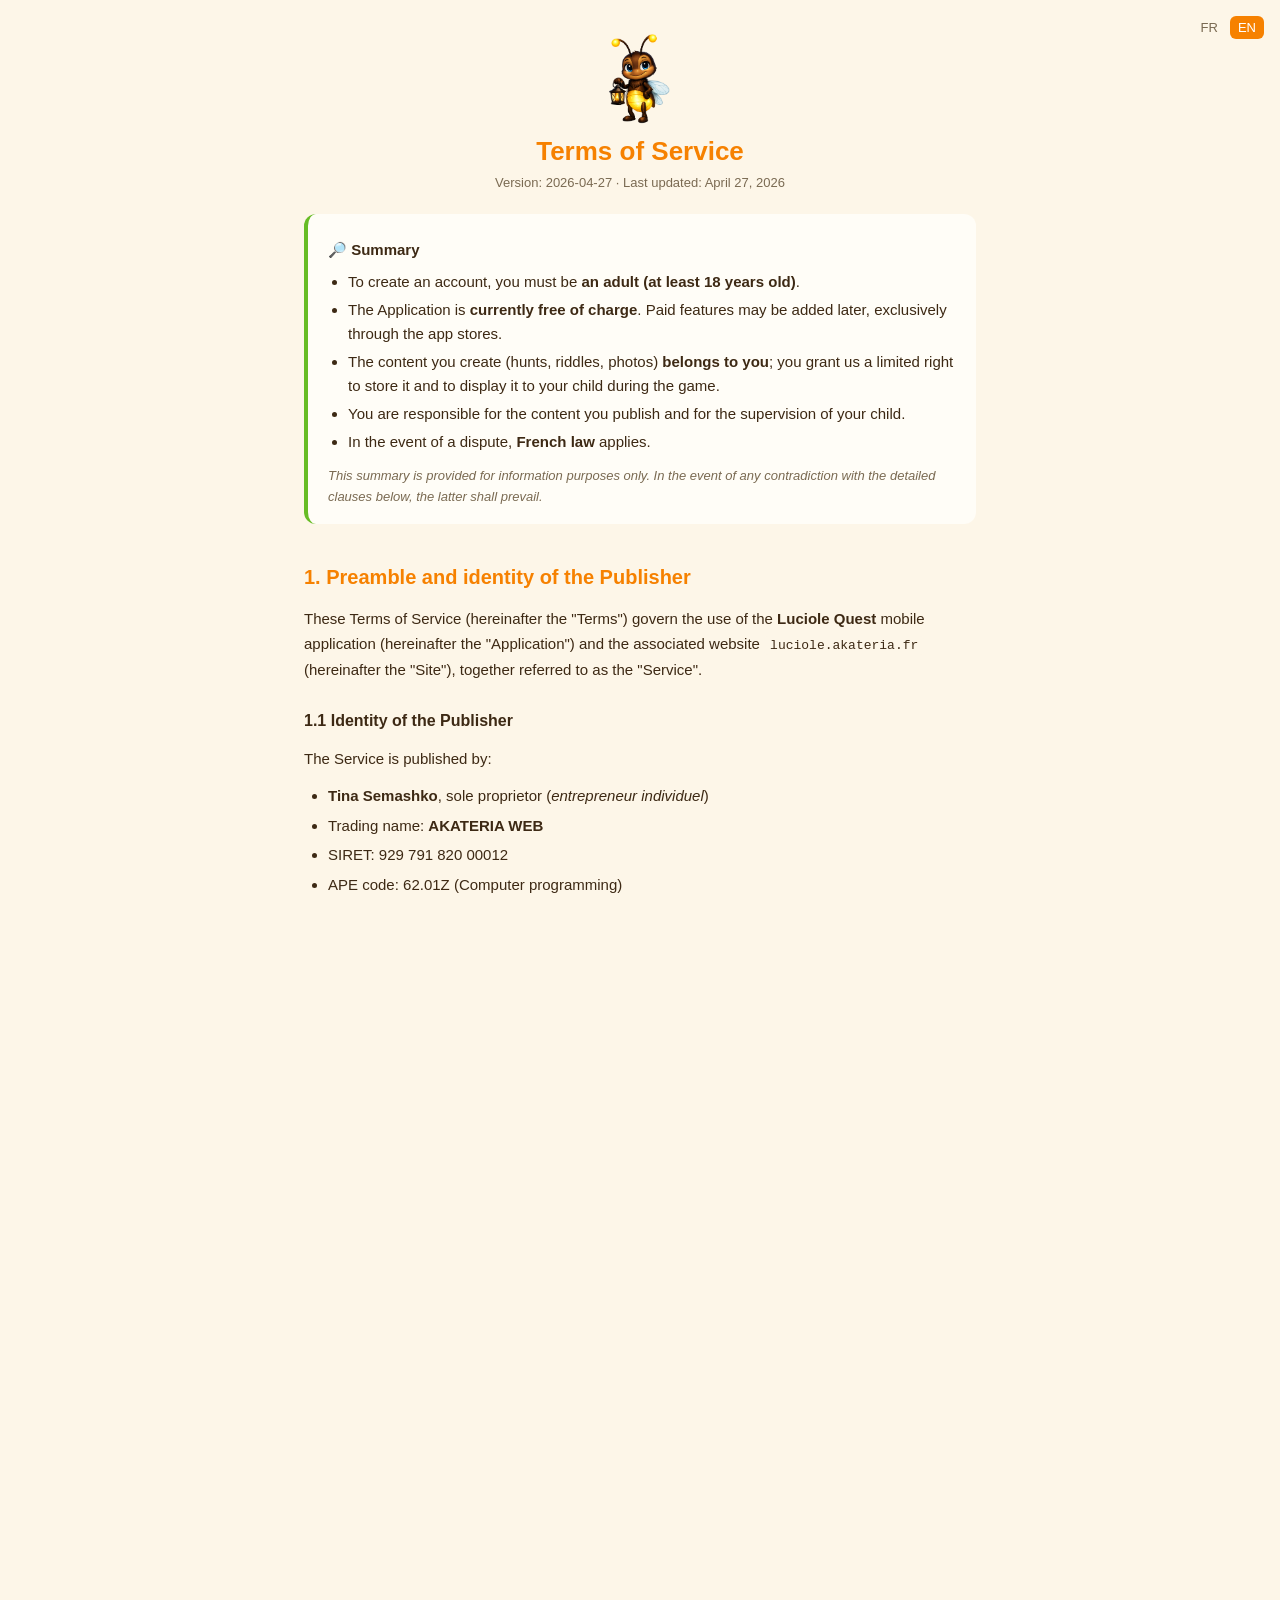
<file: terms-en.html>
<!DOCTYPE html>
<html lang="en">
<head>
  <meta charset="UTF-8">
  <meta name="viewport" content="width=device-width, initial-scale=1.0">
  <title>Terms of Service — Luciole Quest</title>
  <meta name="description" content="Terms of Service of the Luciole Quest application">
  <link rel="icon" href="assets/mascot.png">
  <link rel="stylesheet" href="style.css">
</head>
<body>
  <div class="lang-toggle">
    <a href="terms-fr.html">FR</a>
    <a href="terms-en.html" class="active">EN</a>
  </div>

  <main class="legal-container">
    <header class="legal-header">
      <img src="assets/mascot.png" alt="Lux" class="mascot">
      <h1>Terms of Service</h1>
      <p class="legal-meta">Version: 2026-04-27 &middot; Last updated: April 27, 2026</p>
    </header>

    <aside class="legal-summary">
      <p>🔎 <strong>Summary</strong></p>
      <ul>
        <li>To create an account, you must be <strong>an adult (at least 18 years old)</strong>.</li>
        <li>The Application is <strong>currently free of charge</strong>. Paid features may be added later, exclusively through the app stores.</li>
        <li>The content you create (hunts, riddles, photos) <strong>belongs to you</strong>; you grant us a limited right to store it and to display it to your child during the game.</li>
        <li>You are responsible for the content you publish and for the supervision of your child.</li>
        <li>In the event of a dispute, <strong>French law</strong> applies.</li>
      </ul>
      <em>This summary is provided for information purposes only. In the event of any contradiction with the detailed clauses below, the latter shall prevail.</em>
    </aside>

    <article class="legal-content">

      <h2>1. Preamble and identity of the Publisher</h2>

      <p>These Terms of Service (hereinafter the "Terms") govern the use of the <strong>Luciole Quest</strong> mobile application (hereinafter the "Application") and the associated website <code>luciole.akateria.fr</code> (hereinafter the "Site"), together referred to as the "Service".</p>

      <h3>1.1 Identity of the Publisher</h3>

      <p>The Service is published by:</p>

      <ul>
        <li><strong>Tina Semashko</strong>, sole proprietor (<em>entrepreneur individuel</em>)</li>
        <li>Trading name: <strong>AKATERIA WEB</strong></li>
        <li>SIRET: 929 791 820 00012</li>
        <li>APE code: 62.01Z (Computer programming)</li>
        <li>Registered office: 1 rue de Fontenay, 94300 Vincennes, France</li>
        <li>Commercial brand: <strong>Akateria Studio</strong></li>
        <li>Email: <code>contact@akateria.fr</code></li>
      </ul>

      <p>(hereinafter the "Publisher")</p>

      <h3>1.2 Legal notice (LCEN)</h3>

      <p>In accordance with Article 6, III, of French Law No 2004-575 of 21 June 2004 for confidence in the digital economy (<em>Loi pour la Confiance dans l'Économie Numérique</em> — LCEN):</p>

      <ul>
        <li><strong>Publication director:</strong> Tina Semashko</li>
        <li><strong>Site host:</strong> GitHub, Inc. (subsidiary of Microsoft Corporation), 88 Colin P Kelly Jr Street, San Francisco, CA 94107, United States — <a href="https://github.com" target="_blank" rel="noopener">https://github.com</a></li>
        <li><strong>Application data host:</strong> Supabase Inc., EU-Ireland region (<code>aws-1-eu-west-1</code>)</li>
      </ul>

      <h2>2. Definitions</h2>

      <p>In these Terms:</p>

      <ul>
        <li><strong>"Service"</strong>: the Luciole Quest Application and the Site <code>luciole.akateria.fr</code>.</li>
        <li><strong>"User"</strong> or <strong>"Parent"</strong>: any adult who has created an Account in order to use the Application.</li>
        <li><strong>"Child"</strong>: any minor playing a treasure hunt configured by a Parent, without creating a personal account.</li>
        <li><strong>"Account"</strong>: the Parent's personal area, accessible by email and password.</li>
        <li><strong>"User Content"</strong>: any information, text, photo, or other content published by the Parent in connection with use of the Service.</li>
        <li><strong>"Akateria Content"</strong>: the Application itself, its source code, design, graphic identity, illustrations (including the Lux mascot), as well as all elements associated with the Akateria Studio brand.</li>
      </ul>

      <h2>3. Acceptance and modifications of the Terms</h2>

      <p>Use of the Service implies full and unreserved acceptance of these Terms. When creating your Account, you expressly accept these Terms together with the <a href="privacy-en.html">Privacy Policy</a>.</p>

      <p>The Publisher reserves the right to modify these Terms at any time.</p>

      <ul>
        <li>Any modification will be published on this page, and the date at the top of the document will be updated.</li>
        <li><strong>Substantial</strong> modifications (change in pricing, change to the conditions of use, or addition of an obligation incumbent on you) <strong>must be accepted</strong> within the Application in order to continue using it.</li>
      </ul>

      <p>The applicable version of the Terms is the one in force on the date the User uses the Service.</p>

      <h2>4. Description of the Service</h2>

      <p>Luciole Quest is a family treasure hunt application. The Parent creates "hunts" composed of locations to find, text-based riddles (drafted manually or generated using artificial intelligence) and, optionally, hint or validation photos. The Child plays these hunts on the Parent's phone by entering a game code provided by the Parent.</p>

      <p>The Service is intended for <strong>family and private use</strong>, within a setting supervised by a parent or legal guardian. <strong>The Application is not designed to be used autonomously by children without active adult supervision.</strong></p>

      <p>Riddles generated using artificial intelligence (Mistral AI) are provided for guidance only. The Publisher does not warrant their accuracy, relevance, or suitability for the Child's age. It is the Parent's responsibility to review and, where appropriate, modify the generated riddles before using them in a game.</p>

      <p>The Publisher implements reasonable means to ensure the availability of the Service 24/7, without however guaranteeing any particular availability rate (see §12).</p>

      <h2>5. Sign-up and Account</h2>

      <h3>5.1 Sign-up conditions</h3>

      <p>Account creation is strictly reserved for <strong>adult natural persons (at least 18 years old)</strong>. By signing up, you confirm that you:</p>

      <ul>
        <li>Are at least 18 years old.</li>
        <li>Are acting as a parent, legal guardian, or person responsible for a minor whom you wish to allow to play the Application.</li>
        <li>Have the legal capacity to enter into this contract.</li>
        <li>Provide accurate and up-to-date information (in particular your email address).</li>
      </ul>

      <h3>5.2 Account security</h3>

      <p>You are responsible for:</p>

      <ul>
        <li>The confidentiality of your password.</li>
        <li>All activities carried out from your Account.</li>
        <li>Updating your information if it changes.</li>
      </ul>

      <p>In the event of unauthorised use of your Account, contact us immediately at <code>contact@akateria.fr</code>.</p>

      <h3>5.3 One account per natural person</h3>

      <p>Unless expressly agreed by the Publisher, a User may only create one Account. The creation of multiple accounts by the same natural person is prohibited.</p>

      <h2>6. Acceptable use of the Service</h2>

      <h3>6.1 User commitments</h3>

      <p>By using the Service, you undertake to:</p>

      <ul>
        <li>Use it in a <strong>strictly personal, family, and non-professional</strong> context, to the exclusion of any commercial use without the prior written agreement of the Publisher.</li>
        <li>Comply with applicable French legislation.</li>
        <li>Not infringe the rights of third parties (copyright, image rights, privacy, etc.).</li>
        <li>Supervise your child's use of the Application.</li>
      </ul>

      <h3>6.2 Prohibited conduct</h3>

      <p>The following are strictly prohibited:</p>

      <ul>
        <li>Publication of content that is unlawful, illegal, defamatory, insulting, racist, pornographic, violent, or contrary to public decency.</li>
        <li>Publication of photos or information concerning third parties (including children other than your own) without their consent or that of their legal representatives.</li>
        <li>Use of the Service for commercial, advertising, solicitation, or resale purposes without prior agreement.</li>
        <li>Automated collection of data from the Service (scraping, crawling).</li>
        <li>Any attempt to circumvent security mechanisms, reverse-engineer, decompile, or modify the code of the Application.</li>
        <li>Impersonation of a third party or the provision of false information at sign-up.</li>
        <li>Creation of multiple Accounts by the same natural person without the express agreement of the Publisher.</li>
      </ul>

      <h3>6.3 Publisher's rights</h3>

      <p>The Publisher <strong>reserves the right</strong>, without notice and at its sole discretion, to:</p>

      <ul>
        <li>Refuse, remove, or modify any manifestly unlawful content of which it becomes aware, or any content contrary to these Terms.</li>
        <li>Suspend or terminate any Account in case of violation of the Terms (see §10).</li>
        <li>Cooperate with any judicial or administrative authority in response to a lawful request.</li>
      </ul>

      <p>The Publisher does not actively monitor content published by Users. In accordance with Article 6 of the French law for confidence in the digital economy (LCEN) of 21 June 2004, its liability shall only arise from the moment it has actual knowledge of manifestly unlawful content and fails to act promptly to remove it.</p>

      <h2>7. User Content</h2>

      <h3>7.1 Ownership</h3>

      <p>You retain <strong>all your rights</strong> to the User Content you publish (hunt titles, descriptions, riddles, photos, hints). The Publisher claims no ownership rights over such content.</p>

      <h3>7.2 Licence granted to the Publisher</h3>

      <p>To enable the operation of the Service, you grant the Publisher a <strong>non-exclusive, free, worldwide licence, limited to the duration of your use of the Service</strong>, allowing it solely to:</p>

      <ul>
        <li>Store your User Content on its servers and those of its technical processors (see Privacy Policy).</li>
        <li>Display it to you and to the Child whom you allow to play.</li>
        <li>Transmit it to the Mistral AI API solely for automatic riddle generation when you explicitly request this feature.</li>
      </ul>

      <p>This licence terminates automatically upon deletion of the relevant content or of your Account.</p>

      <h3>7.3 User warranty</h3>

      <p>You warrant that the User Content you publish:</p>

      <ul>
        <li>Belongs to you, or that you have the necessary rights to publish it.</li>
        <li>Does not infringe any rights of third parties.</li>
        <li>Complies with these Terms.</li>
      </ul>

      <p>You acknowledge that you are solely responsible for the content you publish and you guarantee the Publisher against any third-party claim in this regard.</p>

      <h3>7.4 Recommendations regarding photos</h3>

      <p>In light of current technical limitations (see §10 of the Privacy Policy), it is strongly recommended that you <strong>not include in uploaded photos</strong>:</p>

      <ul>
        <li>Identifiable children (faces, first names written on objects, etc.), with the exception of your own child and with discernment.</li>
        <li>Personal information (addresses, documents, licence plates, etc.).</li>
        <li>Any content that you would not want to be potentially disclosed.</li>
      </ul>

      <p>The Application displays a warning to this effect at each photo upload.</p>

      <h2>8. Publisher's intellectual property</h2>

      <p>The Application, the Site, their source code, graphic identity, illustrations (including the <strong>Lux</strong> mascot), texts, and the <strong>Akateria Studio</strong> brand, are the exclusive property of the Publisher and are protected by French and international intellectual property laws.</p>

      <p>Any reproduction, representation, modification, adaptation, translation, or distribution, in part or in whole, by any means and on any medium whatsoever, without the prior written authorisation of the Publisher, is prohibited and constitutes infringement (<em>contrefaçon</em>) punishable under Articles L. 335-2 et seq. of the French Intellectual Property Code.</p>

      <h2>9. Pricing</h2>

      <h3>9.1 Currently free of charge</h3>

      <p>As of the date of these Terms, the Application is offered <strong>free of charge</strong> to all Users, with no in-app purchases or subscriptions.</p>

      <h3>9.2 Future changes</h3>

      <p>The Publisher reserves the right to introduce <strong>paid features</strong> in the future (for example: extended limits, premium features). Where applicable:</p>

      <ul>
        <li>Purchases will be made <strong>exclusively through the payment systems of the Apple App Store and the Google Play Store</strong> (Apple StoreKit / Google Play Billing). The Publisher does not directly process any payment methods.</li>
        <li>The details of paid features, their prices, and their conditions will be clearly presented to you before any purchase, and your explicit consent will be required.</li>
        <li><strong>No purchase is required</strong> to continue using the features already accessible free of charge.</li>
        <li>Purchases made through the Apple App Store or the Google Play Store are subject exclusively to the billing and refund conditions of those platforms. <strong>The Publisher does not process payments or refund requests, which must be addressed directly to Apple or Google through your user account.</strong></li>
        <li>In accordance with Article L221-28 of the French Consumer Code, the <strong>14-day right of withdrawal does not apply</strong> to digital content supplied immediately upon purchase with your express consent and waiver of that right.</li>
      </ul>

      <h2>10. Suspension and termination of the Account</h2>

      <h3>10.1 Termination by the User</h3>

      <p>You may delete your Account at any time by contacting us at <code>contact@akateria.fr</code> (or via the in-app feature provided for this purpose, once available). Deletion entails, within a maximum of 30 days, the deletion of your active data, subject to legal retention obligations and to technical delays related to any backups.</p>

      <h3>10.2 Deletion in exceptional circumstances</h3>

      <p>In addition to the cases set out in §10.3, the Publisher may delete an Account or its associated data in exceptional circumstances, including:</p>

      <ul>
        <li>Major security incidents, attacks on the Service.</li>
        <li>Technical necessity related to maintenance or evolution of the Service.</li>
        <li>Other circumstances affecting the proper operation of the Service or the rights of other Users.</li>
      </ul>

      <p>Where possible, the User will be notified by email at the address associated with the Account at least 30 days before actual deletion.</p>

      <h3>10.3 Suspension or termination by the Publisher</h3>

      <p>The Publisher may suspend or terminate your Account, without notice in case of serious breach (in particular publication of unlawful content, infringement of third-party rights, or fraud), or after prior notification and a formal notice that has remained without effect in case of non-serious breach, in the following cases:</p>

      <ul>
        <li>Serious breach of these Terms.</li>
        <li>Publication of unlawful content or content infringing third-party rights.</li>
        <li>Request from a competent judicial or administrative authority.</li>
        <li>Abusive behaviour harming the proper operation of the Service or other Users.</li>
      </ul>

      <p>In the event of termination for fault, the Publisher will notify you by email of the reasons for termination. You may contest this decision by replying to that email.</p>

      <h2>11. Availability of the Service</h2>

      <p>The Publisher endeavours to ensure the availability of the Service 24/7, but does not guarantee any particular availability rate.</p>

      <p>Access to the Service may be temporarily suspended in the event of:</p>

      <ul>
        <li>Technical maintenance.</li>
        <li>Unforeseeable technical difficulties.</li>
        <li>Force majeure (see §13).</li>
        <li>A decision of the Publisher, notified to Users in advance except in case of urgency.</li>
      </ul>

      <p>The Publisher cannot be held liable for the consequences of an interruption of the Service beyond its control.</p>

      <h2>12. Warranty and limitation of liability</h2>

      <h3>12.1 Service provided "as is"</h3>

      <p>The Service is provided "<strong>as is</strong>" and "<strong>as available</strong>", without warranty of any kind, express or implied, other than those imposed by French law. The Publisher does not warrant that the Service will be error-free, uninterrupted, or perfectly suited to a particular use.</p>

      <h3>12.2 Limitation of liability</h3>

      <p>To the fullest extent permitted by French law, the Publisher's liability is limited to:</p>

      <ul>
        <li>Direct and foreseeable damages resulting from a breach of its contractual obligations.</li>
        <li>Where the Service is provided on a paid basis, a total amount that may not exceed the sums actually paid by the User to the Publisher during the <strong>twelve (12) months</strong> preceding the event giving rise to the damage.</li>
      </ul>

      <p>Where the Service is provided free of charge, the Publisher's liability shall only arise in case of <strong>proven fault</strong>, within the limits set out by applicable law.</p>

      <p>The Publisher <strong>shall in no event be liable for</strong>:</p>

      <ul>
        <li>Content published by Users.</li>
        <li>The consequences of disclosure of content carried out by the User themselves (e.g., voluntary sharing of a photo URL).</li>
        <li>Data loss resulting from misuse of the Service by the User (forgotten password without reset, accidental deletion, etc.).</li>
      </ul>

      <h3>12.3 Exceptions</h3>

      <p>The above limitations <strong>do not apply</strong> in cases where the limitation of liability is legally prohibited, in particular:</p>

      <ul>
        <li>Gross negligence or wilful misconduct of the Publisher.</li>
        <li>Personal injury.</li>
        <li>Violation of fundamental rights protected by the GDPR or the French Data Protection Act.</li>
      </ul>

      <h2>13. Force majeure</h2>

      <p>The Publisher cannot be held liable for any delay or non-performance due to a case of force majeure within the meaning of Article 1218 of the French Civil Code, in particular in the event of a major failure of third-party technical service providers, cyber-attacks, natural disasters, or decisions of public authorities.</p>

      <h2>14. Personal data</h2>

      <p>The processing of personal data in connection with the Service is governed by our <a href="privacy-en.html">Privacy Policy</a>, which forms an integral part of these Terms.</p>

      <h2>15. Applicable law and jurisdiction</h2>

      <h3>15.1 Applicable law</h3>

      <p>These Terms are governed by <strong>French law</strong>.</p>

      <h3>15.2 Amicable settlement</h3>

      <p>In the event of a dispute, you are invited to contact us first at <code>contact@akateria.fr</code> in order to seek an amicable solution.</p>

      <p>You may also resort, free of charge, to a <strong>consumer mediator</strong>: the list of available mediators may be consulted on the website of the <a href="https://www.economie.gouv.fr/mediation-conso" target="_blank" rel="noopener">Direction Générale de la Concurrence, de la Consommation et de la Répression des Fraudes (DGCCRF)</a>.</p>

      <p>In accordance with Regulation (EU) No 524/2013, you may also use the <strong>European Online Dispute Resolution platform (ODR)</strong>, accessible at the following address: <a href="https://ec.europa.eu/consumers/odr" target="_blank" rel="noopener">https://ec.europa.eu/consumers/odr</a>.</p>

      <h3>15.3 Competent jurisdiction</h3>

      <p>In the absence of an amicable settlement, any dispute relating to the interpretation or performance of these Terms shall be subject to the jurisdiction of the French courts.</p>

      <p>In accordance with the provisions of the French Consumer Code protecting consumers, as a consumer residing in France or in the European Union, you retain the right to bring proceedings, at your choice, before:</p>

      <ul>
        <li>The court of the place where you resided at the time the contract was concluded or where the harmful event occurred.</li>
        <li>The court of the place where the Publisher is domiciled.</li>
      </ul>

      <h2>16. Miscellaneous provisions</h2>

      <h3>16.1 Entire agreement</h3>

      <p>These Terms, together with the Privacy Policy, constitute the entire agreement between you and the Publisher concerning use of the Service and supersede any prior agreement.</p>

      <h3>16.2 Partial invalidity</h3>

      <p>If any provision of these Terms is declared null or unenforceable by a court decision, the other provisions shall remain in force.</p>

      <h3>16.3 Waiver</h3>

      <p>The fact that the Publisher does not avail itself of a provision of these Terms shall not be construed as a waiver of its right to do so subsequently.</p>

      <h3>16.4 Assignment</h3>

      <p>You may not assign your rights and obligations under these Terms to a third party without the prior written agreement of the Publisher.</p>

      <h2>17. Contact</h2>

      <p>For any question relating to these Terms:</p>

      <ul>
        <li><strong>Email:</strong> <code>contact@akateria.fr</code></li>
        <li><strong>Publisher:</strong> Tina Semashko, sole proprietor (<em>entrepreneur individuel</em>)</li>
        <li><strong>Trading name:</strong> AKATERIA WEB</li>
        <li><strong>SIRET:</strong> 929 791 820 00012</li>
        <li><strong>Address:</strong> 1 rue de Fontenay, 94300 Vincennes, France</li>
      </ul>

    </article>

    <footer class="legal-footer">
      <a href="privacy-en.html">Privacy Policy</a> &middot;
      <a href="/">Home</a>
    </footer>
  </main>
</body>
</html>
</file>
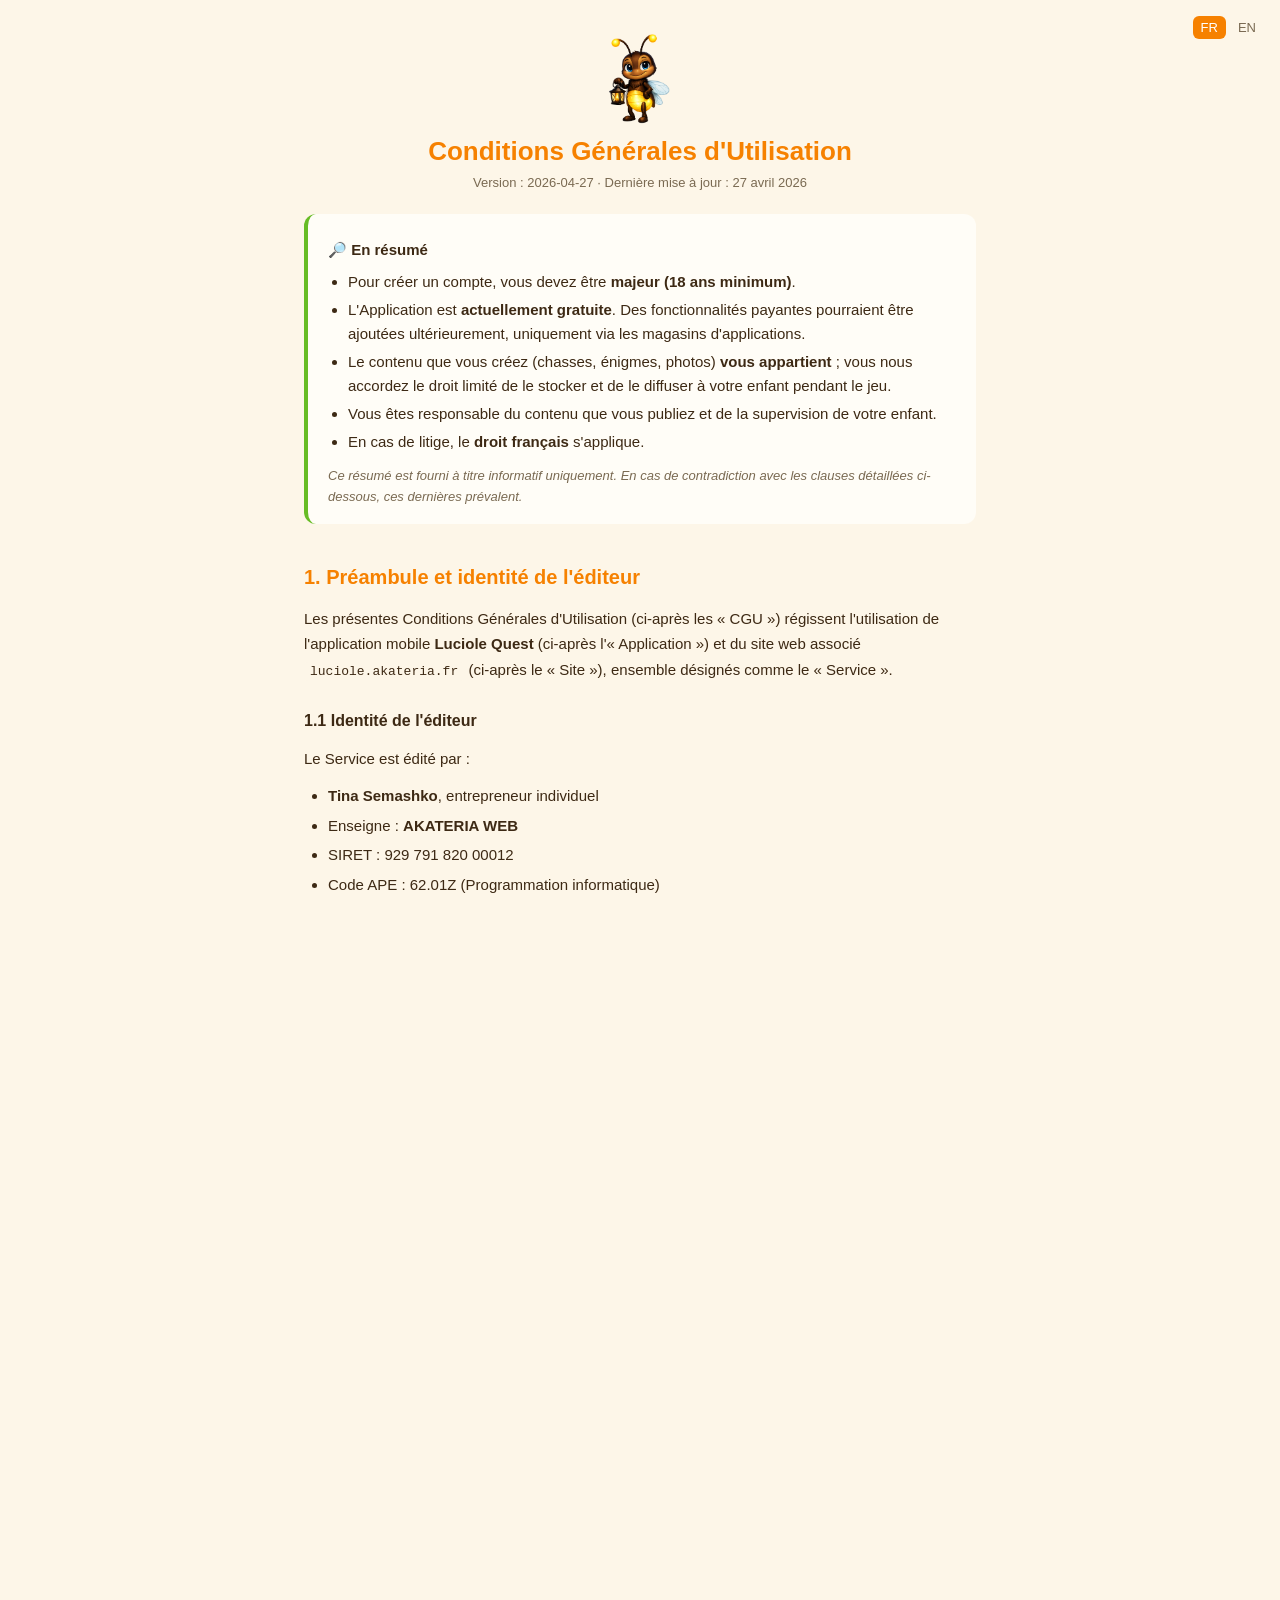
<file: terms-fr.html>
<!DOCTYPE html>
<html lang="fr">
<head>
  <meta charset="UTF-8">
  <meta name="viewport" content="width=device-width, initial-scale=1.0">
  <title>Conditions Générales d'Utilisation — Luciole Quest</title>
  <meta name="description" content="Conditions Générales d'Utilisation de l'application Luciole Quest">
  <link rel="icon" href="assets/mascot.png">
  <link rel="stylesheet" href="style.css">
</head>
<body>
  <div class="lang-toggle">
    <a href="terms-fr.html" class="active">FR</a>
    <a href="terms-en.html">EN</a>
  </div>

  <main class="legal-container">
    <header class="legal-header">
      <img src="assets/mascot.png" alt="Lux" class="mascot">
      <h1>Conditions Générales d'Utilisation</h1>
      <p class="legal-meta">Version : 2026-04-27 &middot; Dernière mise à jour : 27 avril 2026</p>
    </header>

    <aside class="legal-summary">
      <p>🔎 <strong>En résumé</strong></p>
      <ul>
        <li>Pour créer un compte, vous devez être <strong>majeur (18 ans minimum)</strong>.</li>
        <li>L'Application est <strong>actuellement gratuite</strong>. Des fonctionnalités payantes pourraient être ajoutées ultérieurement, uniquement via les magasins d'applications.</li>
        <li>Le contenu que vous créez (chasses, énigmes, photos) <strong>vous appartient</strong> ; vous nous accordez le droit limité de le stocker et de le diffuser à votre enfant pendant le jeu.</li>
        <li>Vous êtes responsable du contenu que vous publiez et de la supervision de votre enfant.</li>
        <li>En cas de litige, le <strong>droit français</strong> s'applique.</li>
      </ul>
      <em>Ce résumé est fourni à titre informatif uniquement. En cas de contradiction avec les clauses détaillées ci-dessous, ces dernières prévalent.</em>
    </aside>

    <article class="legal-content">

      <h2>1. Préambule et identité de l'éditeur</h2>

      <p>Les présentes Conditions Générales d'Utilisation (ci-après les « CGU ») régissent l'utilisation de l'application mobile <strong>Luciole Quest</strong> (ci-après l'« Application ») et du site web associé <code>luciole.akateria.fr</code> (ci-après le « Site »), ensemble désignés comme le « Service ».</p>

      <h3>1.1 Identité de l'éditeur</h3>

      <p>Le Service est édité par :</p>

      <ul>
        <li><strong>Tina Semashko</strong>, entrepreneur individuel</li>
        <li>Enseigne : <strong>AKATERIA WEB</strong></li>
        <li>SIRET : 929 791 820 00012</li>
        <li>Code APE : 62.01Z (Programmation informatique)</li>
        <li>Siège : 1 rue de Fontenay, 94300 Vincennes, France</li>
        <li>Marque commerciale : <strong>Akateria Studio</strong></li>
        <li>Email : <code>contact@akateria.fr</code></li>
      </ul>

      <p>(ci-après l'« Éditeur »)</p>

      <h3>1.2 Mentions légales (LCEN)</h3>

      <p>Conformément à l'article 6, III, de la loi n° 2004-575 du 21 juin 2004 pour la confiance dans l'économie numérique :</p>

      <ul>
        <li><strong>Directeur de la publication :</strong> Tina Semashko</li>
        <li><strong>Hébergeur du Site :</strong> GitHub, Inc. (filiale de Microsoft Corporation), 88 Colin P Kelly Jr Street, San Francisco, CA 94107, États-Unis — <a href="https://github.com" target="_blank" rel="noopener">https://github.com</a></li>
        <li><strong>Hébergeur des données applicatives :</strong> Supabase Inc., région UE-Ireland (<code>aws-1-eu-west-1</code>)</li>
      </ul>

      <h2>2. Définitions</h2>

      <p>Dans les présentes CGU :</p>

      <ul>
        <li><strong>« Service »</strong> : l'Application Luciole Quest et le Site <code>luciole.akateria.fr</code>.</li>
        <li><strong>« Utilisateur »</strong> ou <strong>« Parent »</strong> : toute personne majeure ayant créé un compte pour utiliser l'Application.</li>
        <li><strong>« Enfant »</strong> : tout mineur jouant à une chasse au trésor configurée par un Parent, sans création de compte personnel.</li>
        <li><strong>« Compte »</strong> : l'espace personnel du Parent, accessible par email et mot de passe.</li>
        <li><strong>« Contenu Utilisateur »</strong> : toute information, texte, photo, ou autre contenu publié par le Parent dans le cadre de l'utilisation du Service.</li>
        <li><strong>« Contenu Akateria »</strong> : l'Application elle-même, son code source, son design, sa charte graphique, ses illustrations (incluant la mascotte Lux), ainsi que tous les éléments associés à la marque Akateria Studio.</li>
      </ul>

      <h2>3. Acceptation et modifications des CGU</h2>

      <p>L'utilisation du Service implique l'acceptation pleinement et sans réserve des présentes CGU. Lors de la création de votre Compte, vous acceptez expressément ces CGU ainsi que la <a href="privacy-fr.html">Politique de confidentialité</a>.</p>

      <p>L'Éditeur se réserve le droit de modifier les présentes CGU à tout moment.</p>

      <ul>
        <li>Toute modification sera publiée sur cette page et la date en haut du document sera mise à jour.</li>
        <li>Les modifications <strong>substantielles</strong> (changement de tarification, modification des conditions d'utilisation ou ajout d'une obligation à votre charge) <strong>devront être acceptées</strong> dans l'Application pour pouvoir continuer à l'utiliser.</li>
      </ul>

      <p>La version applicable des CGU est celle en vigueur à la date d'utilisation du Service par l'Utilisateur.</p>

      <h2>4. Description du Service</h2>

      <p>Luciole Quest est une application de chasse au trésor familiale. Le Parent crée des « chasses » composées de lieux à découvrir, d'énigmes textuelles (rédigées manuellement ou générées à l'aide d'une intelligence artificielle) et, facultativement, de photos d'indices ou de validation. L'Enfant joue à ces chasses sur le téléphone du Parent en saisissant un code de partie fourni par ce dernier.</p>

      <p>Le Service est destiné à un usage <strong>familial et privé</strong>, dans un cadre supervisé par un parent ou un tuteur légal. <strong>L'Application n'est pas conçue pour être utilisée de manière autonome par des enfants sans la supervision active d'un adulte.</strong></p>

      <p>Les énigmes générées à l'aide d'une intelligence artificielle (Mistral AI) sont fournies à titre indicatif. L'Éditeur ne garantit ni leur exactitude, ni leur pertinence, ni leur adéquation à l'âge de l'Enfant. Il incombe au Parent de relire et, le cas échéant, de modifier les énigmes générées avant de les utiliser dans une partie.</p>

      <p>L'Éditeur met en œuvre des moyens raisonnables pour assurer la disponibilité du Service 24h/24 et 7j/7, sans toutefois garantir un taux de disponibilité particulier (voir §12).</p>

      <h2>5. Inscription et Compte</h2>

      <h3>5.1 Conditions d'inscription</h3>

      <p>La création d'un Compte est strictement réservée aux <strong>personnes physiques majeures (18 ans minimum)</strong>. En vous inscrivant, vous attestez :</p>

      <ul>
        <li>Être âgé d'au moins 18 ans.</li>
        <li>Agir en qualité de parent, tuteur légal, ou responsable d'un mineur que vous souhaitez faire jouer à l'Application.</li>
        <li>Avoir la capacité juridique de conclure le présent contrat.</li>
        <li>Fournir des informations exactes et à jour (notamment votre adresse email).</li>
      </ul>

      <h3>5.2 Sécurité du compte</h3>

      <p>Vous êtes responsable :</p>

      <ul>
        <li>De la confidentialité de votre mot de passe.</li>
        <li>De toutes les activités effectuées depuis votre Compte.</li>
        <li>De la mise à jour de vos informations en cas de changement.</li>
      </ul>

      <p>En cas d'utilisation non autorisée de votre Compte, contactez-nous immédiatement à <code>contact@akateria.fr</code>.</p>

      <h3>5.3 Un compte par personne physique</h3>

      <p>Sauf accord exprès de l'Éditeur, un Utilisateur ne peut créer qu'un seul Compte. La création de comptes multiples par une même personne physique est interdite.</p>

      <h2>6. Utilisation acceptable du Service</h2>

      <h3>6.1 Engagements de l'Utilisateur</h3>

      <p>En utilisant le Service, vous vous engagez à :</p>

      <ul>
        <li>L'utiliser dans un cadre <strong>strictement personnel, familial et non professionnel</strong>, à l'exclusion de tout usage commercial sans accord préalable écrit de l'Éditeur.</li>
        <li>Respecter la législation française applicable.</li>
        <li>Ne pas porter atteinte aux droits des tiers (droits d'auteur, droit à l'image, vie privée, etc.).</li>
        <li>Superviser l'utilisation de l'Application par votre enfant.</li>
      </ul>

      <h3>6.2 Comportements interdits</h3>

      <p>Sont strictement interdits :</p>

      <ul>
        <li>La publication de contenu illicite, illégal, diffamatoire, injurieux, raciste, pornographique, violent ou contraire aux bonnes mœurs.</li>
        <li>La publication de photos ou d'informations concernant des tiers (y compris des enfants autres que les vôtres) sans leur consentement ou celui de leurs représentants légaux.</li>
        <li>L'utilisation du Service à des fins commerciales, publicitaires, de prospection ou de revente sans accord préalable.</li>
        <li>La collecte automatisée de données depuis le Service (scraping, crawling).</li>
        <li>Toute tentative de contournement des mécanismes de sécurité, de rétro-ingénierie (reverse engineering), de décompilation ou de modification du code de l'Application.</li>
        <li>L'usurpation de l'identité d'un tiers ou la fourniture de fausses informations lors de l'inscription.</li>
        <li>La création de plusieurs Comptes par une même personne physique sans accord exprès de l'Éditeur.</li>
      </ul>

      <h3>6.3 Droit de l'Éditeur</h3>

      <p>L'Éditeur <strong>se réserve le droit</strong>, sans préavis et à sa seule discrétion, de :</p>

      <ul>
        <li>Refuser, supprimer ou modifier tout contenu manifestement illicite ou contraire aux présentes CGU dont il aurait connaissance.</li>
        <li>Suspendre ou résilier tout Compte en cas de violation des CGU (voir §10).</li>
        <li>Coopérer avec toute autorité judiciaire ou administrative en cas de demande légale.</li>
      </ul>

      <p>L'Éditeur ne procède pas à une surveillance active des contenus publiés par les Utilisateurs. Conformément à l'article 6 de la loi pour la confiance dans l'économie numérique (LCEN) du 21 juin 2004, sa responsabilité ne peut être engagée qu'à compter du moment où il a connaissance effective d'un contenu manifestement illicite et n'agit pas promptement pour le retirer.</p>

      <h2>7. Contenu Utilisateur</h2>

      <h3>7.1 Propriété</h3>

      <p>Vous conservez l'<strong>intégralité de vos droits</strong> sur les Contenus Utilisateur que vous publiez (titres de chasses, descriptions, énigmes, photos, indices). L'Éditeur ne revendique aucun droit de propriété sur ces contenus.</p>

      <h3>7.2 Licence accordée à l'Éditeur</h3>

      <p>Pour permettre le fonctionnement du Service, vous accordez à l'Éditeur une <strong>licence non exclusive, gratuite, mondiale et limitée à la durée de l'utilisation du Service</strong>, lui permettant exclusivement de :</p>

      <ul>
        <li>Stocker vos Contenus Utilisateur sur ses serveurs et chez ses sous-traitants techniques (voir Politique de confidentialité).</li>
        <li>Les afficher à votre attention et à celle de l'Enfant que vous faites jouer.</li>
        <li>Les transmettre à l'API Mistral AI uniquement pour la génération automatique d'énigmes lorsque vous demandez explicitement cette fonctionnalité.</li>
      </ul>

      <p>Cette licence cesse automatiquement à la suppression des contenus concernés ou de votre Compte.</p>

      <h3>7.3 Garantie de l'Utilisateur</h3>

      <p>Vous garantissez que les Contenus Utilisateur que vous publiez :</p>

      <ul>
        <li>Vous appartiennent ou que vous disposez des droits nécessaires pour les publier.</li>
        <li>Ne portent atteinte à aucun droit de tiers.</li>
        <li>Respectent les présentes CGU.</li>
      </ul>

      <p>Vous reconnaissez être seul responsable du contenu que vous publiez et garantissez l'Éditeur contre toute réclamation de tiers à ce titre.</p>

      <h3>7.4 Recommandations sur les photos</h3>

      <p>Compte tenu des limitations techniques actuelles (voir §10 de la Politique de confidentialité), il est fortement recommandé de <strong>ne pas inclure dans les photos téléversées</strong> :</p>

      <ul>
        <li>Des enfants identifiables (visages, prénoms écrits sur des objets, etc.), à l'exception de votre propre enfant et avec discernement.</li>
        <li>Des informations personnelles (adresses, documents, plaques d'immatriculation, etc.).</li>
        <li>Tout contenu que vous ne souhaiteriez pas voir potentiellement diffusé.</li>
      </ul>

      <p>L'Application affiche un avertissement à cet effet à chaque téléversement de photo.</p>

      <h2>8. Propriété intellectuelle de l'Éditeur</h2>

      <p>L'Application, le Site, leur code source, leur charte graphique, leurs illustrations (incluant la mascotte <strong>Lux</strong>), leurs textes, ainsi que la marque <strong>Akateria Studio</strong>, sont la propriété exclusive de l'Éditeur et sont protégés par les lois française et internationale relatives à la propriété intellectuelle.</p>

      <p>Toute reproduction, représentation, modification, adaptation, traduction, distribution, partielle ou totale, par quelque moyen et sur quelque support que ce soit, sans l'autorisation préalable et écrite de l'Éditeur, est interdite et constitue une contrefaçon sanctionnée par les articles L. 335-2 et suivants du Code de la propriété intellectuelle.</p>

      <h2>9. Tarification</h2>

      <h3>9.1 Gratuité actuelle</h3>

      <p>À la date des présentes CGU, l'Application est proposée <strong>gratuitement</strong> à l'ensemble des Utilisateurs, sans achat intégré ni abonnement.</p>

      <h3>9.2 Évolutions futures</h3>

      <p>L'Éditeur se réserve la possibilité d'introduire à l'avenir des <strong>fonctionnalités payantes</strong> (par exemple : limites étendues, fonctionnalités premium). Le cas échéant :</p>

      <ul>
        <li>Les achats seront effectués <strong>exclusivement via les systèmes de paiement de l'App Store d'Apple et du Google Play Store</strong> (Apple StoreKit / Google Play Billing). L'Éditeur ne traite directement aucun moyen de paiement.</li>
        <li>Le détail des fonctionnalités payantes, leurs prix et leurs conditions vous seront clairement présentés avant tout achat, et votre consentement explicite sera requis.</li>
        <li><strong>Aucun achat n'est imposé</strong> pour continuer à utiliser les fonctionnalités déjà accessibles gratuitement.</li>
        <li>Les achats effectués via l'App Store d'Apple ou le Google Play Store sont soumis exclusivement aux conditions de facturation et de remboursement de ces plateformes. <strong>L'Éditeur ne traite ni les paiements ni les demandes de remboursement, qui doivent être adressées directement à Apple ou Google via votre compte utilisateur.</strong></li>
        <li>Conformément à l'article L221-28 du Code de la consommation, le <strong>droit de rétractation de 14 jours ne s'applique pas</strong> aux contenus numériques fournis immédiatement après achat avec votre accord exprès et renoncement à ce droit.</li>
      </ul>

      <h2>10. Suspension et résiliation du Compte</h2>

      <h3>10.1 Résiliation par l'Utilisateur</h3>

      <p>Vous pouvez à tout moment supprimer votre Compte en nous contactant à l'adresse <code>contact@akateria.fr</code> (ou via la fonctionnalité prévue à cet effet dans l'Application, lorsqu'elle sera disponible). La suppression entraîne, dans un délai maximal de 30 jours, la suppression de vos données actives, sous réserve des obligations légales de conservation et des délais techniques liés aux sauvegardes éventuelles.</p>

      <h3>10.2 Suppression dans des cas exceptionnels</h3>

      <p>Outre les cas prévus au §10.3, l'Éditeur peut être amené à supprimer un Compte ou les données associées dans des situations exceptionnelles, notamment :</p>

      <ul>
        <li>Incidents de sécurité majeurs, attaques sur le Service.</li>
        <li>Nécessité technique liée à la maintenance ou à l'évolution du Service.</li>
        <li>Autres circonstances portant atteinte au bon fonctionnement du Service ou aux droits des autres Utilisateurs.</li>
      </ul>

      <p>Dans la mesure du possible, l'Utilisateur sera informé par email à l'adresse associée au Compte au moins 30 jours avant la suppression effective.</p>

      <h3>10.3 Suspension ou résiliation par l'Éditeur</h3>

      <p>L'Éditeur peut suspendre ou résilier votre Compte, sans préavis en cas de manquement grave (notamment publication de contenu illicite, atteinte aux tiers ou fraude), ou après notification préalable et mise en demeure restée infructueuse en cas de manquement non grave, dans les cas suivants :</p>

      <ul>
        <li>Violation grave des présentes CGU.</li>
        <li>Publication de contenu illicite ou portant atteinte à un tiers.</li>
        <li>Demande émanant d'une autorité judiciaire ou administrative compétente.</li>
        <li>Comportement abusif portant atteinte au bon fonctionnement du Service ou aux autres Utilisateurs.</li>
      </ul>

      <p>En cas de résiliation pour faute, l'Éditeur vous notifiera par email les motifs de la résiliation. Vous pourrez contester cette décision en répondant à cet email.</p>

      <h2>11. Disponibilité du Service</h2>

      <p>L'Éditeur s'efforce d'assurer la disponibilité du Service 24h/24 et 7j/7, mais ne garantit pas un taux de disponibilité particulier.</p>

      <p>L'accès au Service peut être temporairement suspendu en cas de :</p>

      <ul>
        <li>Maintenance technique.</li>
        <li>Difficultés techniques imprévisibles.</li>
        <li>Cas de force majeure (voir §13).</li>
        <li>Décision de l'Éditeur, notifiée préalablement aux Utilisateurs sauf urgence.</li>
      </ul>

      <p>L'Éditeur ne saurait être tenu responsable des conséquences d'une interruption du Service indépendante de sa volonté.</p>

      <h2>12. Garantie et limitation de responsabilité</h2>

      <h3>12.1 Service fourni « en l'état »</h3>

      <p>Le Service est fourni « <strong>en l'état</strong> » et « <strong>selon disponibilité</strong> », sans garantie d'aucune sorte, expresse ou implicite, autre que celles imposées par la loi française. L'Éditeur ne garantit pas que le Service sera exempt d'erreurs, ininterrompu, ou parfaitement adapté à un usage particulier.</p>

      <h3>12.2 Limitation de responsabilité</h3>

      <p>Dans toute la mesure permise par la loi française, la responsabilité de l'Éditeur est limitée :</p>

      <ul>
        <li>Aux dommages directs et prévisibles résultant d'un manquement à ses obligations contractuelles.</li>
        <li>Lorsque le Service est fourni à titre payant, à un montant total ne pouvant excéder les sommes effectivement versées par l'Utilisateur à l'Éditeur au cours des <strong>douze (12) mois</strong> précédant le fait générateur du dommage.</li>
      </ul>

      <p>Lorsque le Service est fourni gratuitement, la responsabilité de l'Éditeur ne pourra être engagée qu'en cas de <strong>faute prouvée</strong>, dans les limites prévues par la loi applicable.</p>

      <p>L'Éditeur <strong>ne saurait en aucun cas être tenu responsable</strong> :</p>

      <ul>
        <li>Des contenus publiés par les Utilisateurs.</li>
        <li>Des conséquences d'une diffusion de contenu par l'Utilisateur lui-même (par exemple : partage volontaire d'une URL de photo).</li>
        <li>Des pertes de données résultant d'une mauvaise utilisation du Service par l'Utilisateur (oubli de mot de passe sans réinitialisation, suppression accidentelle, etc.).</li>
      </ul>

      <h3>12.3 Exceptions</h3>

      <p>Les limitations ci-dessus <strong>ne s'appliquent pas</strong> aux cas dans lesquels la limitation de responsabilité est légalement prohibée, notamment :</p>

      <ul>
        <li>Faute lourde ou dolosive de l'Éditeur.</li>
        <li>Atteinte à l'intégrité physique de la personne.</li>
        <li>Violation des droits fondamentaux protégés par le RGPD ou la loi Informatique et Libertés.</li>
      </ul>

      <h2>13. Force majeure</h2>

      <p>L'Éditeur ne saurait être tenu pour responsable de tout retard ou inexécution dû à un cas de force majeure au sens de l'article 1218 du Code civil, notamment en cas de défaillance majeure de prestataires techniques tiers, d'attaques informatiques, de catastrophes naturelles ou de décisions des autorités publiques.</p>

      <h2>14. Données personnelles</h2>

      <p>Le traitement des données personnelles dans le cadre du Service est régi par notre <a href="privacy-fr.html">Politique de confidentialité</a>, qui fait partie intégrante des présentes CGU.</p>

      <h2>15. Loi applicable et juridiction</h2>

      <h3>15.1 Droit applicable</h3>

      <p>Les présentes CGU sont régies par le <strong>droit français</strong>.</p>

      <h3>15.2 Règlement amiable</h3>

      <p>En cas de litige, vous êtes invité à nous contacter en priorité à l'adresse <code>contact@akateria.fr</code> afin de rechercher une solution amiable.</p>

      <p>Vous pouvez également recourir gratuitement à un <strong>médiateur de la consommation</strong> : la liste des médiateurs disponibles est consultable sur le site de la <a href="https://www.economie.gouv.fr/mediation-conso" target="_blank" rel="noopener">Direction Générale de la Concurrence, de la Consommation et de la Répression des Fraudes (DGCCRF)</a>.</p>

      <p>Conformément au règlement (UE) n° 524/2013, vous pouvez également utiliser la <strong>plateforme européenne de règlement en ligne des litiges</strong> (RLL), accessible à l'adresse suivante : <a href="https://ec.europa.eu/consumers/odr" target="_blank" rel="noopener">https://ec.europa.eu/consumers/odr</a>.</p>

      <h3>15.3 Juridiction compétente</h3>

      <p>À défaut de règlement amiable, tout litige relatif à l'interprétation ou à l'exécution des présentes CGU relèvera de la compétence des tribunaux français.</p>

      <p>Conformément aux dispositions du Code de la consommation protégeant les consommateurs, en tant que consommateur résidant en France ou dans l'Union européenne, vous conservez la faculté de saisir, à votre choix :</p>

      <ul>
        <li>Le tribunal du lieu où vous demeurez au moment de la conclusion du contrat ou de la survenance du fait dommageable.</li>
        <li>Le tribunal du lieu où l'Éditeur est domicilié.</li>
      </ul>

      <h2>16. Dispositions diverses</h2>

      <h3>16.1 Intégralité de l'accord</h3>

      <p>Les présentes CGU, ensemble avec la Politique de confidentialité, constituent l'intégralité de l'accord entre vous et l'Éditeur concernant l'utilisation du Service et remplacent tout accord antérieur.</p>

      <h3>16.2 Nullité partielle</h3>

      <p>Si l'une des dispositions des présentes CGU venait à être déclarée nulle ou inapplicable par une décision de justice, les autres dispositions resteront en vigueur.</p>

      <h3>16.3 Renonciation</h3>

      <p>Le fait pour l'Éditeur de ne pas se prévaloir d'une disposition des présentes CGU ne pourra être interprété comme une renonciation à s'en prévaloir ultérieurement.</p>

      <h3>16.4 Cession</h3>

      <p>Vous ne pouvez céder à un tiers vos droits et obligations au titre des présentes CGU sans l'accord préalable et écrit de l'Éditeur.</p>

      <h2>17. Contact</h2>

      <p>Pour toute question relative aux présentes CGU :</p>

      <ul>
        <li><strong>Email :</strong> <code>contact@akateria.fr</code></li>
        <li><strong>Éditeur :</strong> Tina Semashko, entrepreneur individuel</li>
        <li><strong>Enseigne :</strong> AKATERIA WEB</li>
        <li><strong>SIRET :</strong> 929 791 820 00012</li>
        <li><strong>Adresse :</strong> 1 rue de Fontenay, 94300 Vincennes, France</li>
      </ul>

    </article>

    <footer class="legal-footer">
      <a href="privacy-fr.html">Politique de confidentialité</a> &middot;
      <a href="/">Accueil</a>
    </footer>
  </main>
</body>
</html>
</file>
<file: style.css>
:root {
  --primary: #f68100;
  --primary-dark: #d86f00;
  --secondary: #67bc25;
  --background: #FDF6E8;
  --surface: #FFFDF7;
  --text-primary: #3D2914;
  --text-secondary: #7A6A52;
  --error: #d03a3a;
  --success: #4a8f2a;
  --border: #E0D4B8;
  --radius: 12px;
  --radius-lg: 20px;
}

* {
  box-sizing: border-box;
  margin: 0;
  padding: 0;
}

html, body {
  height: 100%;
  background: var(--background);
  font-family: -apple-system, BlinkMacSystemFont, "Segoe UI", Roboto, Oxygen, Ubuntu, Cantarell, sans-serif;
  color: var(--text-primary);
  -webkit-font-smoothing: antialiased;
  overflow-x: hidden;
}

.container {
  min-height: 100vh;
  display: flex;
  flex-direction: column;
  align-items: center;
  justify-content: center;
  padding: 24px;
  max-width: 440px;
  margin: 0 auto;
}

.mascot {
  width: 96px;
  height: auto;
  margin-bottom: 16px;
}

h1 {
  font-size: 28px;
  color: var(--primary);
  text-align: center;
  margin-bottom: 12px;
  font-weight: 700;
}

.tagline {
  text-align: center;
  color: var(--text-secondary);
  font-size: 15px;
  margin-bottom: 24px;
  line-height: 1.5;
}

.coming-soon {
  text-align: center;
  color: var(--text-primary);
  font-size: 16px;
  margin-top: 16px;
  font-weight: 500;
}

.hint {
  text-align: center;
  color: var(--text-secondary);
  font-size: 14px;
  margin-bottom: 24px;
  line-height: 1.5;
  max-width: 340px;
}

.lang-toggle {
  position: absolute;
  top: 16px;
  right: 16px;
  display: flex;
  gap: 4px;
  font-size: 13px;
}

.lang-toggle button {
  background: transparent;
  border: none;
  color: var(--text-secondary);
  cursor: pointer;
  padding: 4px 8px;
  border-radius: 6px;
  font-weight: 500;
}

.lang-toggle button.active {
  background: var(--primary);
  color: white;
}

form {
  width: 100%;
  display: flex;
  flex-direction: column;
  gap: 12px;
}

.field {
  position: relative;
  width: 100%;
}

.field input {
  width: 100%;
  padding: 14px 44px 14px 14px;
  border: 1px solid var(--border);
  border-radius: var(--radius);
  background: var(--surface);
  font-size: 16px;
  color: var(--text-primary);
  outline: none;
  transition: border-color 0.15s;
}

.field input:focus {
  border-color: var(--primary);
}

.field .toggle-visibility {
  position: absolute;
  right: 12px;
  top: 50%;
  transform: translateY(-50%);
  background: none;
  border: none;
  color: var(--text-secondary);
  cursor: pointer;
  padding: 4px 8px;
  font-size: 13px;
}

.rules {
  list-style: none;
  font-size: 13px;
  color: var(--text-secondary);
  margin-top: -4px;
  padding-left: 4px;
}

.rules li {
  padding: 2px 0;
  display: flex;
  align-items: center;
  gap: 8px;
}

.rules li::before {
  content: "○";
  color: var(--text-secondary);
  font-size: 14px;
  width: 14px;
  text-align: center;
}

.rules li.ok {
  color: var(--success);
}

.rules li.ok::before {
  content: "✓";
  color: var(--success);
}

.rules li.fail {
  color: var(--error);
}

.rules li.fail::before {
  content: "✗";
  color: var(--error);
}

button.primary {
  background: var(--primary);
  color: white;
  border: none;
  padding: 14px;
  border-radius: 999px;
  font-size: 16px;
  font-weight: 700;
  cursor: pointer;
  box-shadow: 0 3px 6px rgba(0, 0, 0, 0.15);
  transition: background-color 0.15s;
  margin-top: 8px;
}

button.primary:hover:not(:disabled) {
  background: var(--primary-dark);
}

button.primary:disabled {
  opacity: 0.6;
  cursor: not-allowed;
}

.error-banner {
  color: var(--error);
  text-align: center;
  padding: 8px;
  font-size: 14px;
}

.success-state,
.invalid-state,
.loading-state {
  text-align: center;
}

.success-state h1,
.invalid-state h1 {
  margin-bottom: 16px;
}

.spinner {
  width: 40px;
  height: 40px;
  border: 3px solid var(--border);
  border-top-color: var(--primary);
  border-radius: 50%;
  animation: spin 0.8s linear infinite;
  margin: 32px auto;
}

@keyframes spin {
  to { transform: rotate(360deg); }
}

.hidden {
  display: none !important;
}

@media (max-width: 420px) {
  .container {
    padding: 20px;
  }

  h1 {
    font-size: 24px;
  }
}

.site-footer {
  margin-top: 40px;
  padding-top: 16px;
  border-top: 1px solid var(--border);
  text-align: center;
  font-size: 12px;
  color: var(--text-secondary);
  width: 100%;
  line-height: 1.8;
}

.site-footer .footer-row {
  margin: 2px 0;
}

.site-footer a {
  color: var(--text-secondary);
  text-decoration: none;
  margin: 0 4px;
}

.site-footer a:hover {
  color: var(--primary);
  text-decoration: underline;
}

/* ---------- Legal pages (Privacy, ToS) ---------- */

.lang-toggle a {
  background: transparent;
  color: var(--text-secondary);
  padding: 4px 8px;
  border-radius: 6px;
  font-weight: 500;
  font-size: 13px;
  text-decoration: none;
  display: inline-block;
}

.lang-toggle a.active {
  background: var(--primary);
  color: white;
}

.legal-container {
  max-width: 720px;
  margin: 0 auto;
  padding: 32px 24px 64px;
}

.legal-header {
  display: flex;
  flex-direction: column;
  align-items: center;
  margin-bottom: 24px;
}

.legal-header .mascot {
  width: 64px;
  margin-bottom: 12px;
}

.legal-header h1 {
  font-size: 26px;
  text-align: center;
  margin-bottom: 8px;
}

.legal-meta {
  text-align: center;
  color: var(--text-secondary);
  font-size: 13px;
}

.legal-summary {
  background: var(--surface);
  border-left: 4px solid var(--secondary);
  border-radius: var(--radius);
  padding: 16px 20px;
  margin: 24px 0;
  font-size: 15px;
  line-height: 1.6;
  color: var(--text-primary);
}

.legal-summary p {
  margin: 8px 0;
}

.legal-summary ul {
  padding-left: 20px;
  margin: 8px 0;
}

.legal-summary li {
  margin: 4px 0;
}

.legal-summary em {
  display: block;
  margin-top: 12px;
  color: var(--text-secondary);
  font-size: 13px;
}

.legal-content {
  font-size: 15px;
  line-height: 1.7;
  color: var(--text-primary);
}

.legal-content h2 {
  font-size: 20px;
  color: var(--primary);
  margin-top: 36px;
  margin-bottom: 12px;
  font-weight: 700;
}

.legal-content h3 {
  font-size: 16px;
  margin-top: 24px;
  margin-bottom: 8px;
  font-weight: 600;
}

.legal-content p {
  margin: 12px 0;
}

.legal-content ul,
.legal-content ol {
  padding-left: 24px;
  margin: 12px 0;
}

.legal-content li {
  margin: 4px 0;
}

.legal-content strong {
  font-weight: 600;
}

.legal-content a {
  color: var(--primary);
  text-decoration: none;
}

.legal-content a:hover {
  text-decoration: underline;
}

.legal-content code {
  background: var(--background);
  padding: 2px 6px;
  border-radius: 4px;
  font-size: 13px;
  font-family: ui-monospace, "SF Mono", Consolas, monospace;
}

.table-wrap {
  margin: 16px 0;
  overflow-x: auto;
  -webkit-overflow-scrolling: touch;
}

.legal-content table {
  width: 100%;
  border-collapse: collapse;
  font-size: 14px;
}

.legal-content th,
.legal-content td {
  padding: 10px 12px;
  text-align: left;
  border: 1px solid var(--border);
  vertical-align: top;
}

.legal-content th {
  background: var(--background);
  font-weight: 600;
}

.legal-content hr {
  border: none;
  border-top: 1px solid var(--border);
  margin: 32px 0;
}

.legal-footer {
  margin-top: 48px;
  padding-top: 24px;
  border-top: 1px solid var(--border);
  text-align: center;
  font-size: 14px;
  color: var(--text-secondary);
}

.legal-footer a {
  color: var(--primary);
  text-decoration: none;
  margin: 0 8px;
}

.legal-footer a:hover {
  text-decoration: underline;
}

@media (max-width: 600px) {
  .legal-container {
    padding: 24px 16px 48px;
  }

  .legal-content table {
    font-size: 13px;
  }

  .legal-content th,
  .legal-content td {
    padding: 8px;
  }

  .legal-content h2 {
    font-size: 18px;
  }
}
</file>
